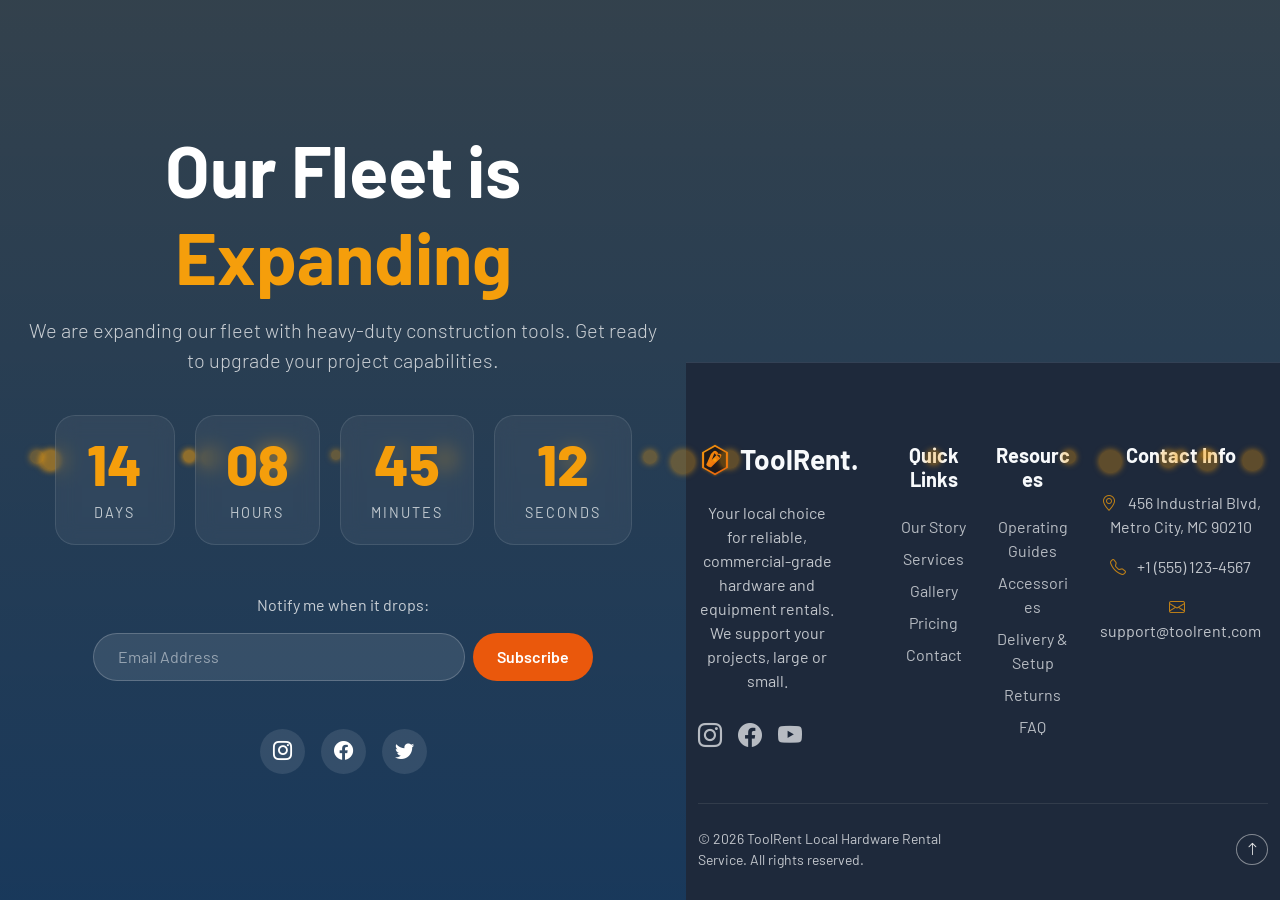
<file: coming-soon.html>
<!DOCTYPE html>
<html lang="en" data-theme="dark">
<head>
    <meta charset="UTF-8">
    <meta name="viewport" content="width=device-width, initial-scale=1.0">
    <title>ToolRent | Coming Soon</title>
    <link rel="icon" href="favicon.svg" type="image/svg+xml">
    <link href="https://cdn.jsdelivr.net/npm/bootstrap@5.3.0/dist/css/bootstrap.min.css" rel="stylesheet">
    <link rel="stylesheet" href="https://cdn.jsdelivr.net/npm/bootstrap-icons@1.10.5/font/bootstrap-icons.css">
    <link rel="stylesheet" href="assets/css/style.css">
    <style>
        body {
            background: linear-gradient(rgba(0,18,32,0.8), rgba(0,35,73,0.9)), url('https://images.pexels.com/photos/5849586/pexels-photo-5849586.jpeg') center/cover fixed;
            min-height: 100vh;
            display: flex;
            align-items: center;
            justify-content: center;
            text-align: center;
            position: relative;
            overflow: hidden;
        }
        .cs-content { position: relative; z-index: 10; padding: 20px; }
        .countdown { display: flex; gap: 20px; justify-content: center; margin: 40px 0; flex-wrap: wrap; }
        .cd-item {
            background: rgba(255,255,255,0.05);
            backdrop-filter: blur(10px);
            border: 1px solid rgba(255,255,255,0.1);
            border-radius: 20px;
            padding: 20px 30px;
            min-width: 120px;
        }
        .cd-number { font-size: 3.5rem; font-weight: 800; color: var(--color-secondary); line-height: 1; }
        .cd-label { font-size: 0.9rem; text-transform: uppercase; letter-spacing: 2px; color: #fff; opacity: 0.7; margin-top: 10px; }
        .form-control { background: rgba(255,255,255,0.1); border: 1px solid rgba(255,255,255,0.2); color: #fff; }
        .form-control:focus { background: rgba(255,255,255,0.15); color: #fff; border-color: var(--color-secondary); }
        .social-icons a { display: inline-flex; align-items: center; justify-content: center; width: 45px; height: 45px; border-radius: 50%; background: rgba(255,255,255,0.1); color: #fff; font-size: 1.2rem; transition: 0.3s; }
        .social-icons a:hover { background: var(--color-secondary); transform: translateY(-3px); }
    </style>
</head>
<body>

    <div id="hero-bubbles"></div> <!-- Global bubbles -->

    <div class="cs-content container">
        <h1 class="display-2 fw-bold text-white mb-3">Our Fleet is <span class="text-secondary-custom">Expanding</span></h1>
        <p class="lead text-white opacity-75 max-w-600 mx-auto">We are expanding our fleet with heavy-duty construction tools. Get ready to upgrade your project capabilities.</p>
        
        <div class="countdown" id="countdown">
            <div class="cd-item"><div class="cd-number" id="days">14</div><div class="cd-label">Days</div></div>
            <div class="cd-item"><div class="cd-number" id="hours">08</div><div class="cd-label">Hours</div></div>
            <div class="cd-item"><div class="cd-number" id="minutes">45</div><div class="cd-label">Minutes</div></div>
            <div class="cd-item"><div class="cd-number" id="seconds">12</div><div class="cd-label">Seconds</div></div>
        </div>

        <div class="max-w-500 mx-auto mt-5" style="max-width: 500px;">
            <p class="text-white opacity-75 mb-3">Notify me when it drops:</p>
            <form class="d-flex gap-2 mb-5">
                <input type="email" class="form-control rounded-pill px-4" placeholder="Email Address" required>
                <button type="submit" class="btn-accent-custom px-4">Subscribe</button>
            </form>
            
            <div class="social-icons d-flex gap-3 justify-content-center">
                <a href="#"><i class="bi bi-instagram"></i></a>
                <a href="#"><i class="bi bi-facebook"></i></a>
                <a href="#"><i class="bi bi-twitter"></i></a>
            </div>
        </div>
    </div>

    <footer class="footer">
        <div class="container">
            <div class="row gy-5">
                <div class="col-lg-4 pe-lg-5">
                    <h3 class="fw-bold text-white mb-4 d-flex align-items-center gap-2"><img src="assets/images/logo.svg" alt="ToolRent Logo" class="brand-logo-img" /> ToolRent.</h3>
                    <p class="opacity-75 mb-4">Your local choice for reliable, commercial-grade hardware and equipment rentals. We support your projects, large or small.</p>
                    <div class="d-flex gap-3">
                        <a href="#" class="fs-4"><i class="bi bi-instagram"></i></a>
                        <a href="#" class="fs-4"><i class="bi bi-facebook"></i></a>
                        <a href="#" class="fs-4"><i class="bi bi-youtube"></i></a>
                    </div>
                </div>
                <div class="col-lg-2 col-md-4">
                    <h5 class="text-white fw-bold mb-4">Quick Links</h5>
                    <ul class="list-unstyled d-flex flex-column gap-2">
                        <li><a href="about.html" class="text-decoration-none">Our Story</a></li>
                        <li><a href="services.html" class="text-decoration-none">Services</a></li>
                        <li><a href="gallery.html" class="text-decoration-none">Gallery</a></li>
                        <li><a href="pricing.html" class="text-decoration-none">Pricing</a></li>
                        <li><a href="contact.html" class="text-decoration-none">Contact</a></li>
                    </ul>
                </div>
                <div class="col-lg-2 col-md-4">
                    <h5 class="text-white fw-bold mb-4">Resources</h5>
                    <ul class="list-unstyled d-flex flex-column gap-2">
                        <li><a href="#" class="text-decoration-none">Operating Guides</a></li>
                        <li><a href="#" class="text-decoration-none">Accessories</a></li>
                        <li><a href="#" class="text-decoration-none">Delivery & Setup</a></li>
                        <li><a href="#" class="text-decoration-none">Returns</a></li>
                        <li><a href="#" class="text-decoration-none">FAQ</a></li>
                    </ul>
                </div>
                <div class="col-lg-4 col-md-4">
                    <h5 class="text-white fw-bold mb-4">Contact Info</h5>
                    <ul class="list-unstyled d-flex flex-column gap-3 opacity-75">
                        <li><i class="bi bi-geo-alt me-2 text-secondary-custom"></i> 456 Industrial Blvd, Metro City, MC 90210</li>
                        <li><i class="bi bi-telephone me-2 text-secondary-custom"></i> +1 (555) 123-4567</li>
                        <li><i class="bi bi-envelope me-2 text-secondary-custom"></i> support@toolrent.com</li>
                    </ul>
                </div>
            </div>
            <hr class="mt-5 mb-4 border-secondary opacity-25">
            <div class="row align-items-center">
                <div class="col-md-6 text-center text-md-start">
                    <p class="mb-0 opacity-75 small">&copy; 2026 ToolRent Local Hardware Rental Service. All rights reserved.</p>
                </div>
                <div class="col-md-6 text-center text-md-end mt-3 mt-md-0">
                    
                    
                    <button class="btn btn-sm btn-outline-secondary rounded-circle" onclick="window.scrollTo({top: 0, behavior: 'smooth'});"><i class="bi bi-arrow-up"></i></button>
                </div>
            </div>
        </div>
    </footer>
<script src="https://cdn.jsdelivr.net/npm/bootstrap@5.3.0/dist/js/bootstrap.bundle.min.js"></script>
<script src="assets/js/main.js"></script>
</body>
</html>
</file>
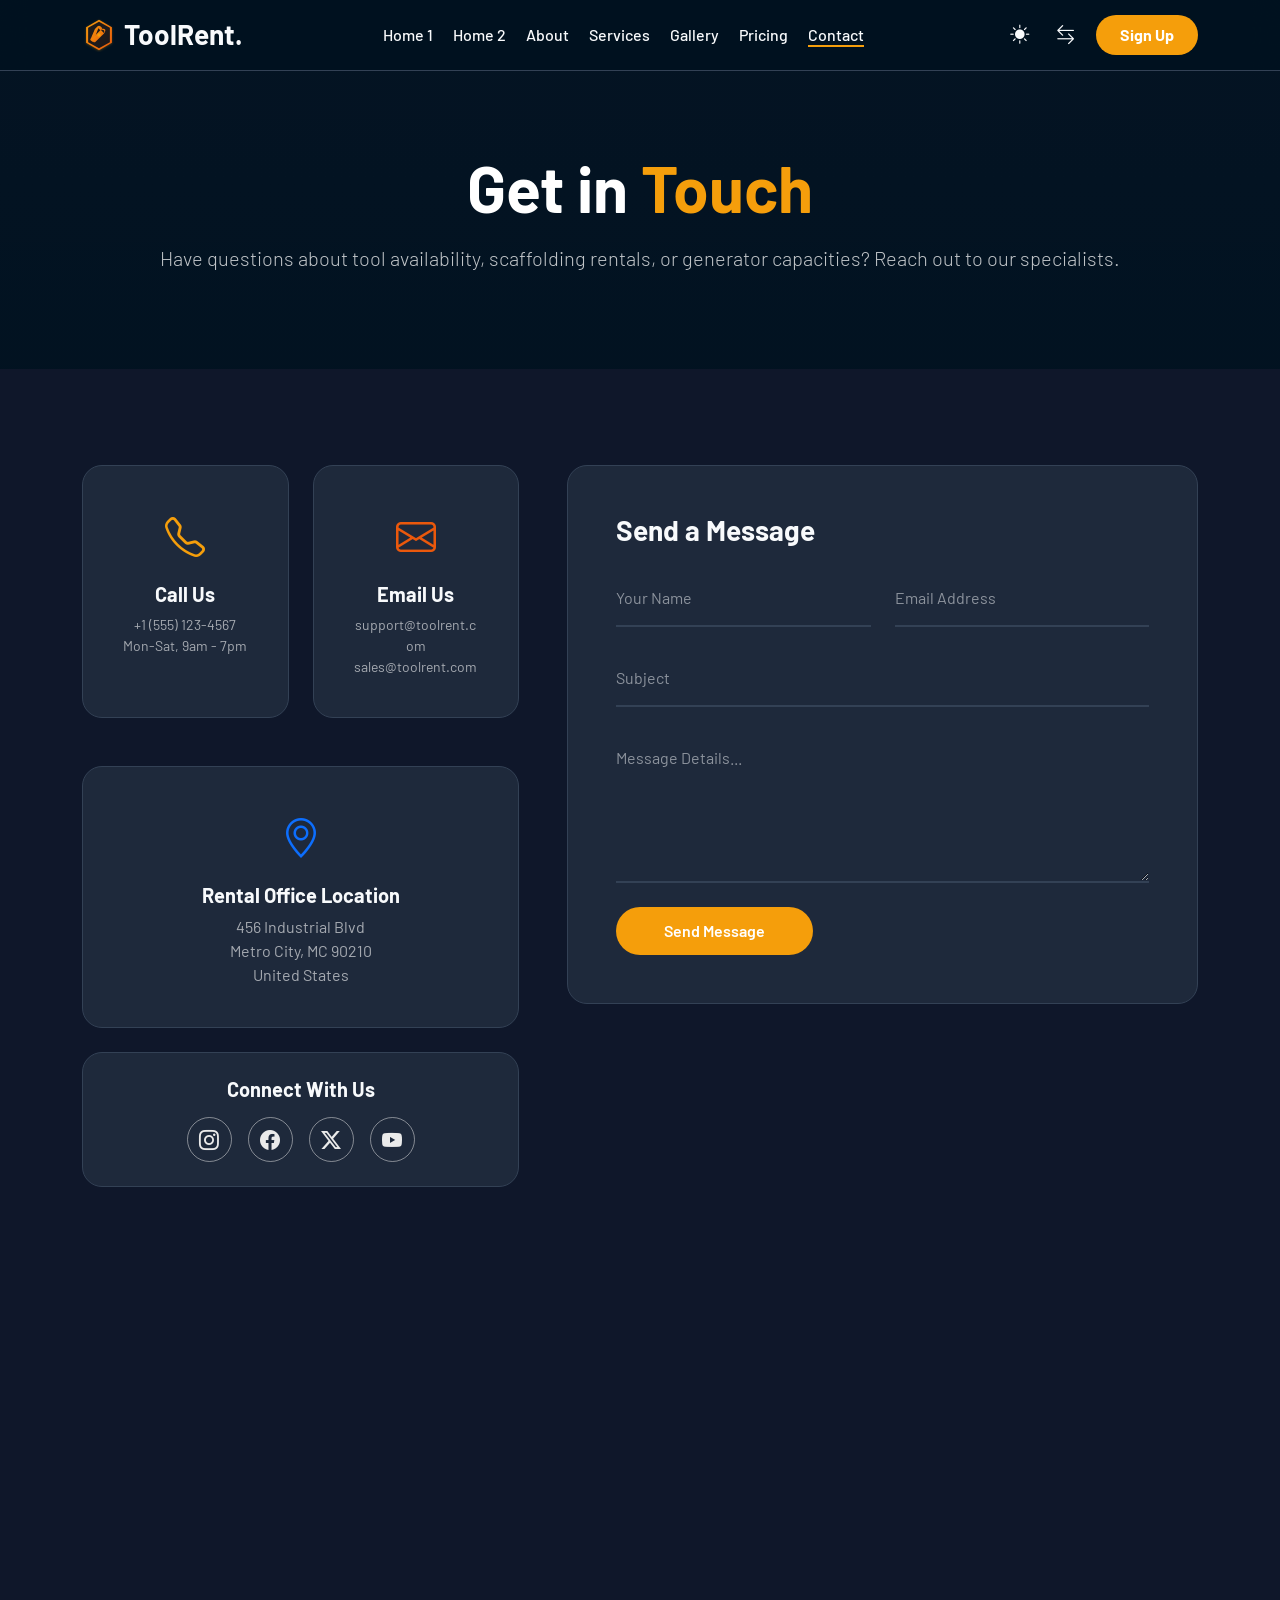
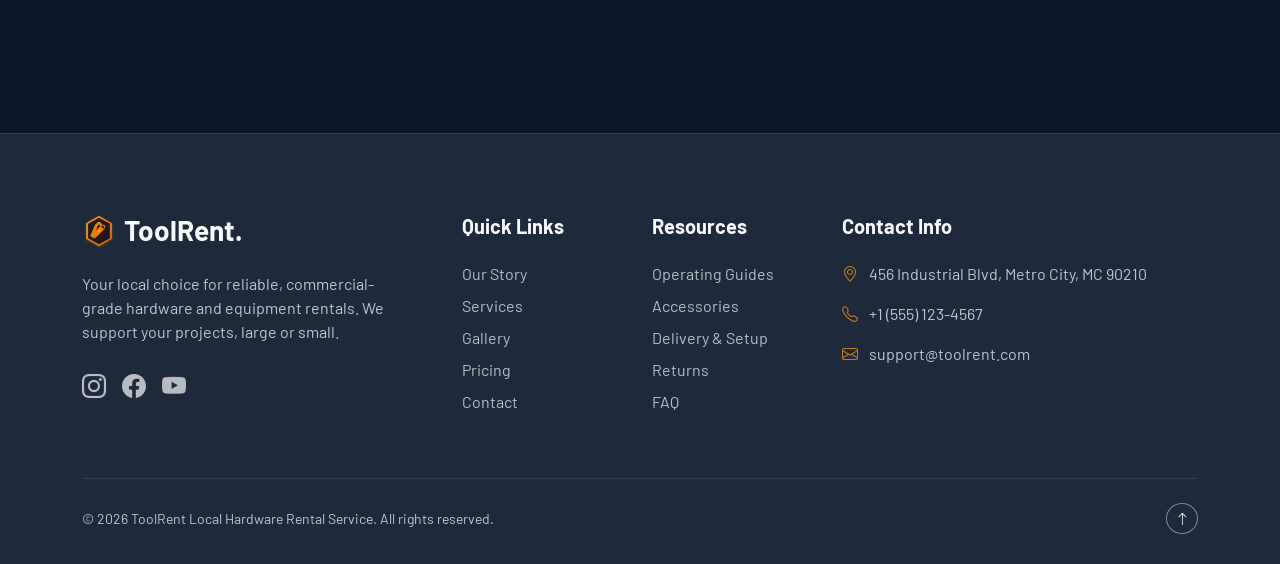
<file: contact.html>
<!DOCTYPE html>

<html data-theme="dark" lang="en">
<head>
<meta charset="utf-8"/>
<meta content="width=device-width, initial-scale=1.0" name="viewport"/>
<title>ToolRent | Contact Us</title>
<link rel="icon" href="favicon.svg" type="image/svg+xml">
<link href="https://cdn.jsdelivr.net/npm/bootstrap@5.3.0/dist/css/bootstrap.min.css" rel="stylesheet"/>
<link href="https://cdn.jsdelivr.net/npm/bootstrap-icons@1.11.3/font/bootstrap-icons.css" rel="stylesheet"/>
<link href="assets/css/style.css" rel="stylesheet"/>
<style>
        .contact-hero { padding: 150px 0 80px; background: linear-gradient(rgba(0,18,32,0.7), rgba(0,18,32,0.9)), url('https://images.pexels.com/photos/1249686/pexels-photo-1249686.jpeg') center/cover no-repeat; }
        .contact-box { background: var(--card-bg); border: 1px solid var(--border-color); border-radius: 20px; padding: 40px; height: 100%; text-align: center; }
        .form-control { background: transparent; border: none; border-bottom: 2px solid var(--border-color); color: var(--text-color); border-radius: 0; padding: 15px 0; }
        .form-control:focus { background: transparent; color: var(--text-color); border-color: var(--color-secondary); box-shadow: none; }
        .form-control::placeholder { color: var(--text-color); opacity: 0.5; }
        .social-hover { transition: all 0.3s ease; color: var(--text-color); }
        .social-hover:hover { transform: translateY(-5px); background-color: var(--color-secondary) !important; color: #fff !important; border-color: var(--color-secondary) !important; box-shadow: 0 5px 15px rgba(0, 173, 181, 0.4); }
    </style>
</head>
<body>
<header class="header">
<div class="container d-flex align-items-center justify-content-between">
<a class="logo text-decoration-none" href="index.html">
<h3 class="m-0 fw-bold d-flex align-items-center gap-2">
<img src="assets/images/logo.svg" alt="ToolRent Logo" class="brand-logo-img" />
<span>ToolRent.</span>
</h3>
</a>
<nav class="header-nav">
<a class="nav-link" href="index.html">Home 1</a>
<a class="nav-link" href="home-2.html">Home 2</a>
<a class="nav-link" href="about.html">About</a>
<a class="nav-link" href="services.html">Services</a>
<a class="nav-link" href="gallery.html">Gallery</a>
<a class="nav-link" href="pricing.html">Pricing</a>
<a class="nav-link active" href="contact.html">Contact</a>
</nav>
<div class="controls">
<button class="theme-btn header-controls-btn theme-toggle" id="theme-toggle"><i class="bi bi-sun-fill"></i></button>
<button class="rtl-btn header-controls-btn rtl-toggle" id="rtl-toggle"><i class="bi bi-arrow-left-right"></i></button>
<a class="btn-primary-custom rounded-pill px-4 py-2 text-decoration-none fw-bold text-white header-auth-btn" href="signup.html">Sign Up</a>
<button class="btn btn-outline-secondary mobile-toggle-btn ms-2" data-bs-target="#mobileMenu" data-bs-toggle="offcanvas" style="display: none;" type="button"><i class="bi bi-list fs-3"></i></button></div>
</div>
</header>
<div class="offcanvas offcanvas-end" id="mobileMenu" style="background-color: var(--bg-color);" tabindex="-1">
<div class="offcanvas-header border-bottom border-secondary">
<h5 class="offcanvas-title fw-bold d-flex align-items-center gap-2"><img src="assets/images/logo.svg" alt="ToolRent Logo" class="brand-logo-img" style="width: 28px; height: 28px;" /> ToolRent.</h5>
<button aria-label="Close" class="btn-close" data-bs-dismiss="offcanvas" style="filter: invert(var(--bs-body-color-rgb));" type="button"></button>
</div>
<div class="offcanvas-body">
<div class="d-flex flex-column gap-3 fs-5">
<a class="text-decoration-none" href="index.html" style="color: var(--text-color)">Home 1</a>
<a class="text-decoration-none" href="home-2.html" style="color: var(--text-color)">Home 2</a>
<a class="text-decoration-none" href="about.html" style="color: var(--text-color)">About</a>
<a href="services.html" class="text-decoration-none" style="color: var(--text-color)">Services</a>
<a href="gallery.html" class="text-decoration-none" style="color: var(--text-color)">Gallery</a>
<a class="text-decoration-none" href="pricing.html" style="color: var(--text-color)">Pricing</a>
<a class="text-decoration-none" href="contact.html" style="color: var(--text-color)">Contact</a>
<a class="btn-primary-custom text-center mt-4" href="login.html">Login</a>
                <div class="mobile-toggles mt-auto pt-4 border-top border-secondary d-flex justify-content-center gap-3">
                    <button class="theme-btn theme-toggle btn btn-outline-secondary rounded-circle" style="width: 50px; height: 50px;"><i class="bi bi-sun-fill"></i></button>
                    <button class="rtl-btn rtl-toggle btn btn-outline-secondary rounded-circle" style="width: 50px; height: 50px;"><i class="bi bi-arrow-left-right"></i></button>
                </div>
</div>
</div>
</div>

<!-- 1. Hero -->
<section class="contact-hero text-center reveal-fade-up">
<div class="container">
<h1 class="display-3 fw-bold text-white mb-3">Get in <span class="text-secondary-custom">Touch</span></h1>
<p class="lead text-white opacity-75">Have questions about tool availability, scaffolding rentals, or generator capacities? Reach out to our specialists.</p>
</div>
</section>
<div class="container py-5 my-5">
<div class="row g-5">
<div class="col-lg-5">
<!-- 2. Contact Info -->
<div class="row g-4 mb-5">
<div class="col-sm-6 reveal-fade-right" style="transition-delay: 0s;">
<div class="contact-box">
<i class="bi bi-telephone text-secondary-custom fs-1 mb-3 d-block"></i>
<h5 class="fw-bold">Call Us</h5>
<p class="text-muted small mb-0">+1 (555) 123-4567<br/>Mon-Sat, 9am - 7pm</p>
</div>
</div>
<div class="col-sm-6 reveal-fade-right" style="transition-delay: 0.1s;">
<div class="contact-box">
<i class="bi bi-envelope text-accent-custom fs-1 mb-3 d-block"></i>
<h5 class="fw-bold">Email Us</h5>
<p class="text-muted small mb-0">support@toolrent.com<br/>sales@toolrent.com</p>
</div>
</div>
</div>
<!-- 3. Rental Office Location -->
<div class="contact-box reveal-fade-up mb-4" style="height: auto;">
<i class="bi bi-geo-alt text-primary fs-1 mb-3 d-block"></i>
<h5 class="fw-bold">Rental Office Location</h5>
<p class="text-muted mb-0">456 Industrial Blvd<br/>Metro City, MC 90210<br/>United States</p>
</div>
<!-- 4. Social Links -->
<div class="contact-box reveal-fade-up py-4" style="height: auto;">
<h5 class="fw-bold mb-3">Connect With Us</h5>
<div class="d-flex justify-content-center gap-3">
<a class="btn btn-outline-secondary rounded-circle d-flex align-items-center justify-content-center social-hover" href="#" style="width: 45px; height: 45px;"><i class="bi bi-instagram fs-5"></i></a>
<a class="btn btn-outline-secondary rounded-circle d-flex align-items-center justify-content-center social-hover" href="#" style="width: 45px; height: 45px;"><i class="bi bi-facebook fs-5"></i></a>
<a class="btn btn-outline-secondary rounded-circle d-flex align-items-center justify-content-center social-hover" href="#" style="width: 45px; height: 45px;"><i class="bi bi-twitter-x fs-5"></i></a>
<a class="btn btn-outline-secondary rounded-circle d-flex align-items-center justify-content-center social-hover" href="#" style="width: 45px; height: 45px;"><i class="bi bi-youtube fs-5"></i></a>
</div>
</div>
</div>
<div class="col-lg-7">
<!-- 4. Contact Form -->
<div class="contact-box text-start p-lg-5 reveal-fade-left" style="height: auto;">
<h3 class="fw-bold mb-4">Send a Message</h3>
<form class="row g-4">
<div class="col-md-6"><input class="form-control" placeholder="Your Name" required="" type="text"/></div>
<div class="col-md-6"><input class="form-control" placeholder="Email Address" required="" type="email"/></div>
<div class="col-12"><input class="form-control" placeholder="Subject" type="text"/></div>
<div class="col-12"><textarea class="form-control" placeholder="Message Details..." required="" rows="5"></textarea></div>
<div class="col-12 mt-4"><button class="btn-primary-custom px-5" type="submit">Send Message</button></div>
</form>
</div>
</div>
</div>
</div>
<!-- Full Width Map -->
<div class="w-100" style="height: 450px;">
<iframe allowfullscreen="" height="100%" loading="lazy" referrerpolicy="no-referrer-when-downgrade" src="https://www.google.com/maps/embed?pb=!1m18!1m12!1m3!1d114964.53925916665!2d-80.29949920268636!3d25.782390733064336!2m3!1f0!2f0!3f0!3m2!1i1024!2i768!4f13.1!3m3!1m2!1s0x88d9b0a20ec8c111%3A0xff96f271ddad4f65!2sMiami%2C%20FL!5e0!3m2!1sen!2sus!4v1700000000000!5m2!1sen!2sus" style="border:0; display: block;" width="100%"></iframe>
</div>
<script src="https://cdn.jsdelivr.net/npm/bootstrap@5.3.0/dist/js/bootstrap.bundle.min.js"></script>
<footer class="footer">
<div class="container">
<div class="row gy-5">
<div class="col-lg-4 pe-lg-5">
<h3 class="fw-bold text-white mb-4 d-flex align-items-center gap-2"><img src="assets/images/logo.svg" alt="ToolRent Logo" class="brand-logo-img" /> ToolRent.</h3>
<p class="opacity-75 mb-4">Your local choice for reliable, commercial-grade hardware and equipment rentals. We support your projects, large or small.</p>
<div class="d-flex gap-3">
<a class="fs-4" href="#"><i class="bi bi-instagram"></i></a>
<a class="fs-4" href="#"><i class="bi bi-facebook"></i></a>
<a class="fs-4" href="#"><i class="bi bi-youtube"></i></a>
</div>
</div>
<div class="col-lg-2 col-md-4">
<h5 class="text-white fw-bold mb-4">Quick Links</h5>
<ul class="list-unstyled d-flex flex-column gap-2">
<li><a class="text-decoration-none" href="about.html">Our Story</a></li>
<li><a class="text-decoration-none" href="services.html">Services</a></li>
<li><a class="text-decoration-none" href="gallery.html">Gallery</a></li>
<li><a class="text-decoration-none" href="pricing.html">Pricing</a></li>
<li><a class="text-decoration-none" href="contact.html">Contact</a></li>
</ul>
</div>
<div class="col-lg-2 col-md-4">
<h5 class="text-white fw-bold mb-4">Resources</h5>
<ul class="list-unstyled d-flex flex-column gap-2">
<li><a class="text-decoration-none" href="#">Operating Guides</a></li>
<li><a class="text-decoration-none" href="#">Accessories</a></li>
<li><a class="text-decoration-none" href="#">Delivery & Setup</a></li>
<li><a class="text-decoration-none" href="#">Returns</a></li>
<li><a class="text-decoration-none" href="#">FAQ</a></li>
</ul>
</div>
<div class="col-lg-4 col-md-4">
<h5 class="text-white fw-bold mb-4">Contact Info</h5>
<ul class="list-unstyled d-flex flex-column gap-3 opacity-75">
<li><i class="bi bi-geo-alt me-2 text-secondary-custom"></i> 456 Industrial Blvd, Metro City, MC 90210</li>
<li><i class="bi bi-telephone me-2 text-secondary-custom"></i> +1 (555) 123-4567</li>
<li><i class="bi bi-envelope me-2 text-secondary-custom"></i> support@toolrent.com</li>
</ul>
</div>
</div>
<hr class="mt-5 mb-4 border-secondary opacity-25"/>
<div class="row align-items-center">
<div class="col-md-6 text-center text-md-start">
<p class="mb-0 opacity-75 small">© 2026 ToolRent Local Hardware Rental Service. All rights reserved.</p>
</div>
<div class="col-md-6 text-center text-md-end mt-3 mt-md-0">
<button class="btn btn-sm btn-outline-secondary rounded-circle" onclick="window.scrollTo({top: 0, behavior: 'smooth'});"><i class="bi bi-arrow-up"></i></button>
</div>
</div>
</div>
</footer>
<script src="assets/js/main.js"></script>
</body>
</html>
</file>
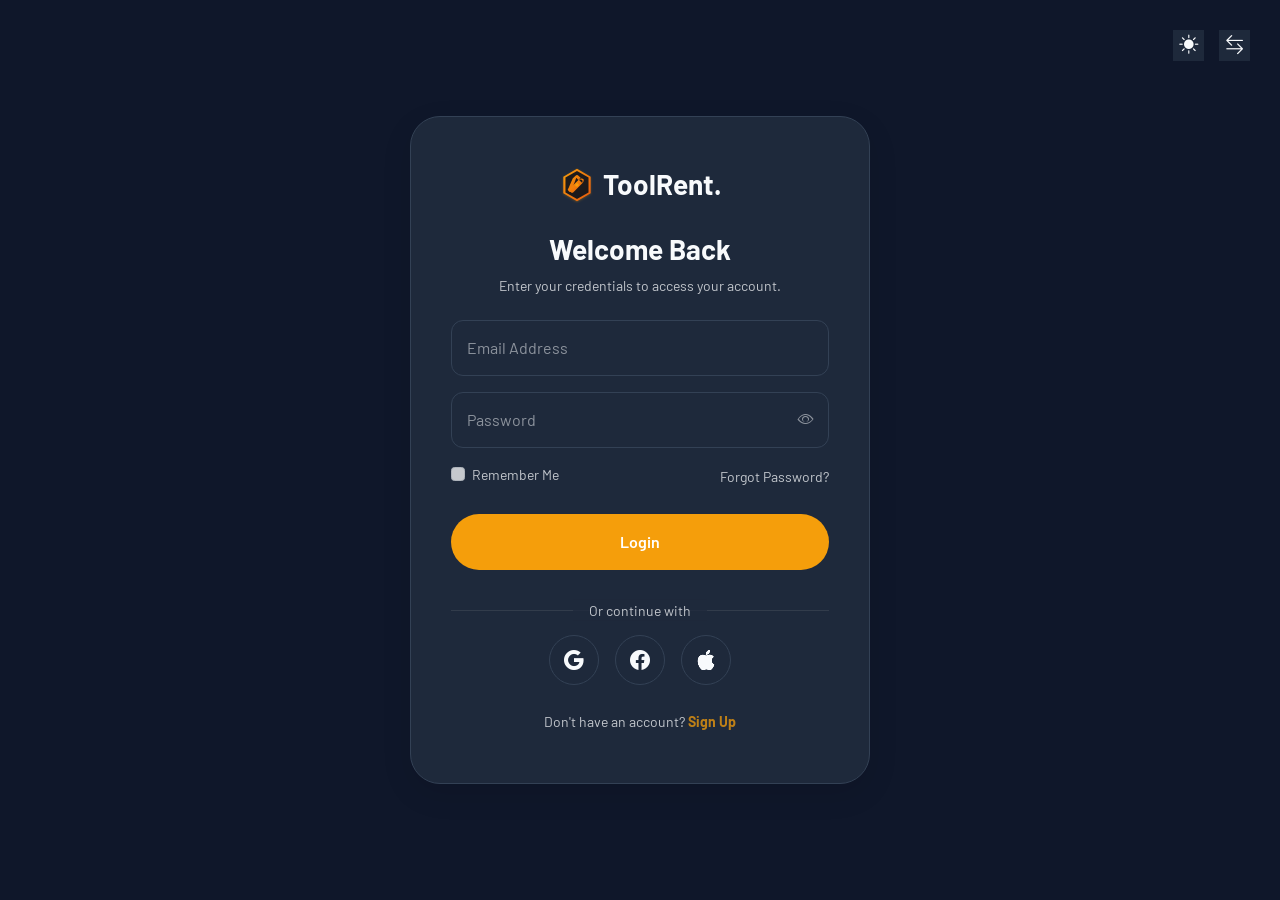
<file: login.html>
<!DOCTYPE html>

<html data-theme="dark" lang="en">
<head>
<meta charset="utf-8"/>
<meta content="width=device-width, initial-scale=1.0" name="viewport"/>
<title>ToolRent | Login</title>
<link rel="icon" href="favicon.svg" type="image/svg+xml">
<link href="https://cdn.jsdelivr.net/npm/bootstrap@5.3.0/dist/css/bootstrap.min.css" rel="stylesheet"/>
<link href="https://cdn.jsdelivr.net/npm/bootstrap-icons@1.11.3/font/bootstrap-icons.css" rel="stylesheet"/>
<link href="assets/css/style.css" rel="stylesheet"/>
<style>
        body {
            background-color: var(--bg-color);
            min-height: 100vh;
            display: flex;
            align-items: center;
            justify-content: center;
            position: relative;
            color: var(--text-color);
        }
        .login-wrapper {
            position: relative;
            z-index: 10;
            width: 100%;
            max-width: 500px;
            padding: 20px;
        }
        .login-card {
            background: var(--card-bg);
            border: 1px solid var(--border-color);
            border-radius: 30px;
            padding: 50px 40px;
            box-shadow: 0 10px 30px rgba(0,0,0,0.1);
        }
        .form-control { background: transparent; border: 1px solid var(--border-color); color: var(--text-color); padding: 15px; border-radius: 12px; }
        .form-control:focus { background: transparent; color: var(--text-color); border-color: var(--color-secondary); box-shadow: none; }
        .form-control::placeholder { color: var(--text-color); opacity: 0.5; }
        .top-controls { position: absolute; top: 30px; right: 30px; z-index: 100; }
        .top-controls button { color: var(--text-color) !important; border-color: var(--border-color); background: var(--card-bg); }
        .password-toggle { position: absolute; right: 15px; top: 15px; cursor: pointer; color: var(--text-color); opacity: 0.5; }
        .social-btn { background: transparent; color: var(--text-color); border: 1px solid var(--border-color); transition: 0.3s; }
        .social-btn:hover { background: rgba(0, 173, 181, 0.1); border-color: var(--color-secondary); color: var(--text-color); }
        @media (max-width: 991px) {
            .top-controls { top: 15px; right: 15px; }
            .login-wrapper { padding-top: 80px; }
        }
    </style>
</head>
<body>
<div class="top-controls controls">
<button class="theme-btn" id="theme-toggle"><i class="bi bi-sun-fill"></i></button>
<button class="rtl-btn" id="rtl-toggle"><i class="bi bi-arrow-left-right"></i></button>
<button class="btn btn-outline-secondary mobile-toggle-btn ms-2" data-bs-target="#mobileMenu" data-bs-toggle="offcanvas" style="display: none;" type="button"><i class="bi bi-list fs-3"></i></button></div>
<div class="login-wrapper">
<div class="login-card">
<div class="text-center mb-4">
<a class="text-decoration-none d-inline-flex align-items-center gap-2" href="index.html" style="color: var(--text-color);">
<img src="assets/images/logo.svg" alt="ToolRent Logo" class="brand-logo-img" style="width: 36px; height: 36px;" />
<h3 class="fw-bold mb-0">ToolRent.</h3>
</a>
</div>
<h3 class="fw-bold mb-2 text-center">Welcome Back</h3>
<p class="opacity-75 small text-center mb-4">Enter your credentials to access your account.</p>
<form>
<div class="mb-3">
<input class="form-control" placeholder="Email Address" required="" type="email"/>
</div>
<div class="mb-3 position-relative">
<input class="form-control" id="pwd" placeholder="Password" required="" type="password"/>
<i class="bi bi-eye password-toggle" onclick="const p=document.getElementById('pwd'); if(p.type==='password'){p.type='text'; this.classList.replace('bi-eye','bi-eye-slash');}else{p.type='password'; this.classList.replace('bi-eye-slash','bi-eye');}"></i>
</div>
<div class="d-flex justify-content-between align-items-center mb-4 opacity-75 small">
<div class="form-check">
<input class="form-check-input" id="remember" type="checkbox"/>
<label class="form-check-label" for="remember">Remember Me</label>
</div>
<a href="#" style="color: var(--text-color); text-decoration: none;">Forgot Password?</a>
</div>
<button class="btn-primary-custom w-100 py-3 mb-4" type="submit">Login</button>
<div class="position-relative text-center mb-4">
<hr class="border-secondary opacity-25"/>
<span class="position-absolute top-50 start-50 translate-middle px-3 small opacity-75" style="background: var(--card-bg);">Or continue with</span>
</div>
<div class="d-flex justify-content-center gap-3">
<button class="btn social-btn rounded-circle d-flex align-items-center justify-content-center" style="width: 50px; height: 50px;" type="button"><i class="bi bi-google fs-5"></i></button>
<button class="btn social-btn rounded-circle d-flex align-items-center justify-content-center" style="width: 50px; height: 50px;" type="button"><i class="bi bi-facebook fs-5"></i></button>
<button class="btn social-btn rounded-circle d-flex align-items-center justify-content-center" style="width: 50px; height: 50px;" type="button"><i class="bi bi-apple fs-5"></i></button>
</div>
<div class="text-center mt-4">
<span class="opacity-75 small">Don't have an account? <a class="text-secondary-custom fw-bold text-decoration-none" href="signup.html">Sign Up</a></span>
</div>
</form>
</div>
</div>
<script src="https://cdn.jsdelivr.net/npm/bootstrap@5.3.0/dist/js/bootstrap.bundle.min.js"></script>
<script src="assets/js/main.js"></script>
</body>
</html>
</file>
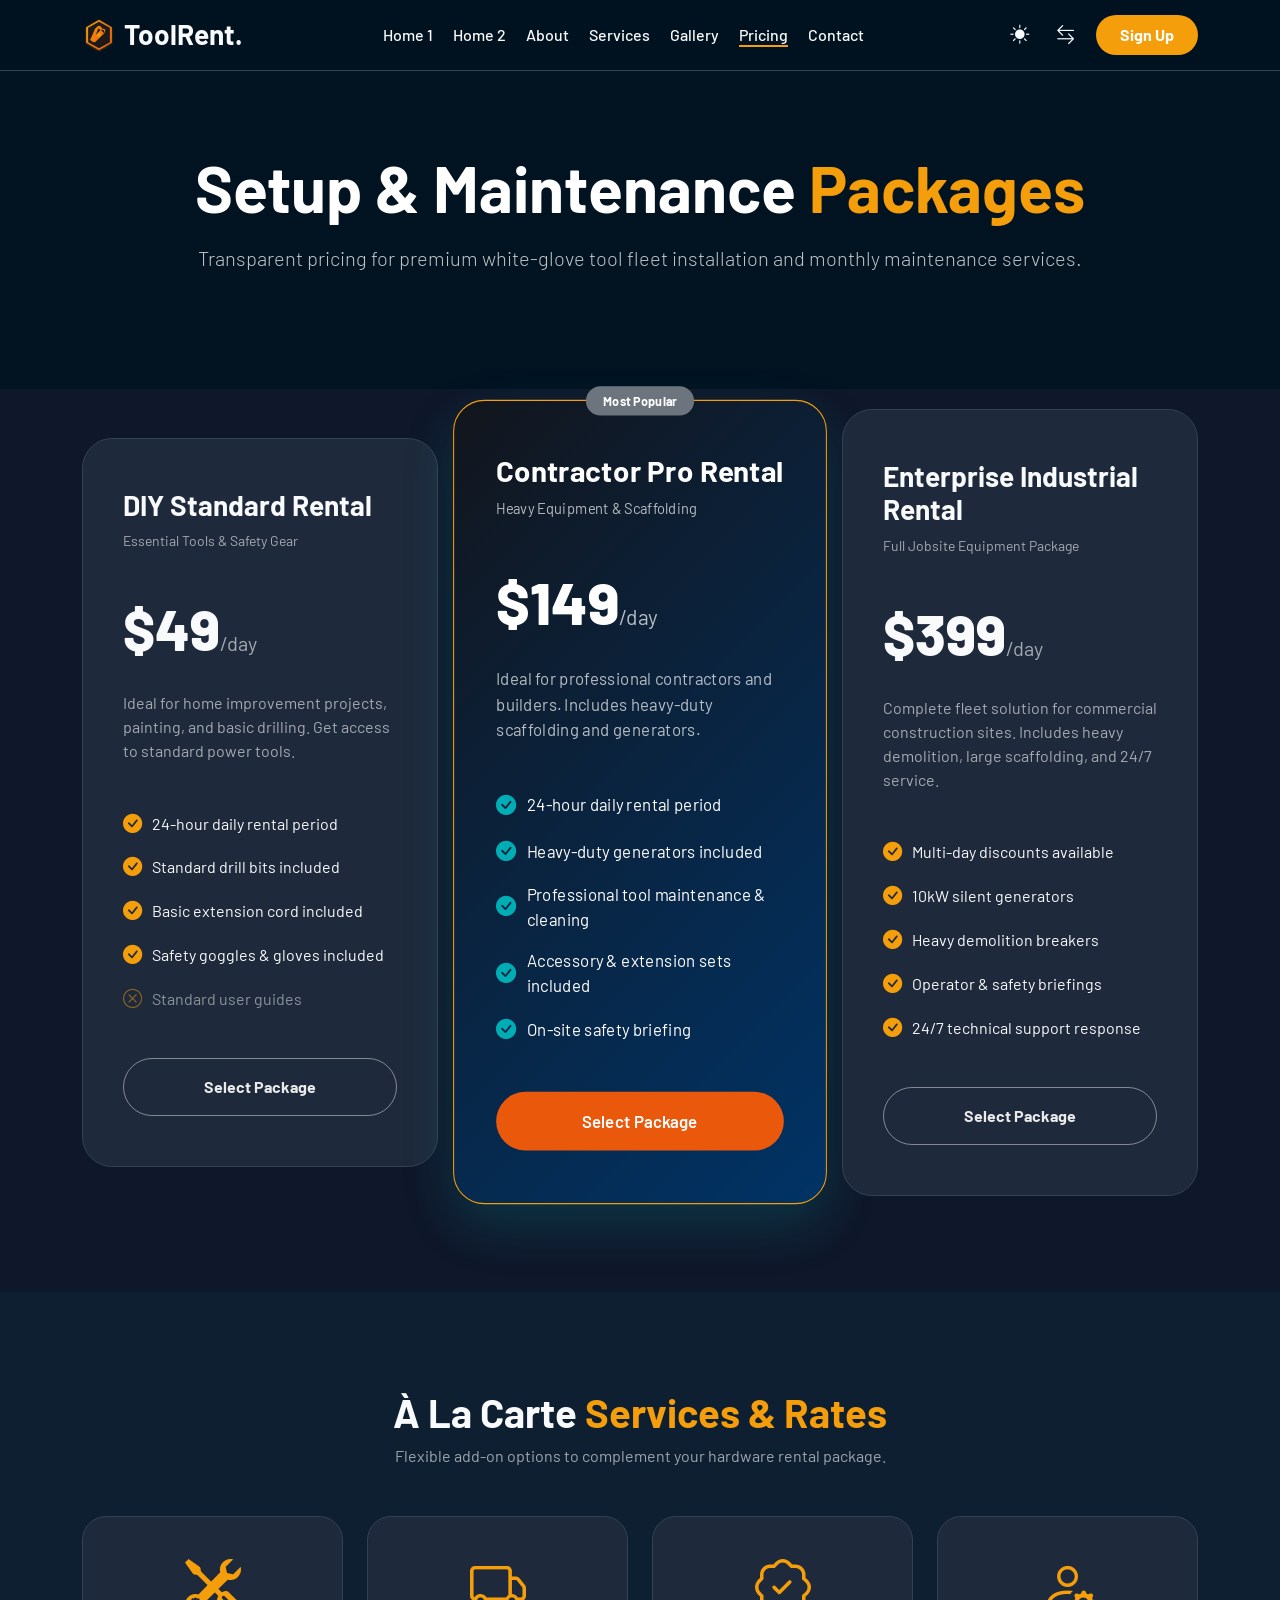
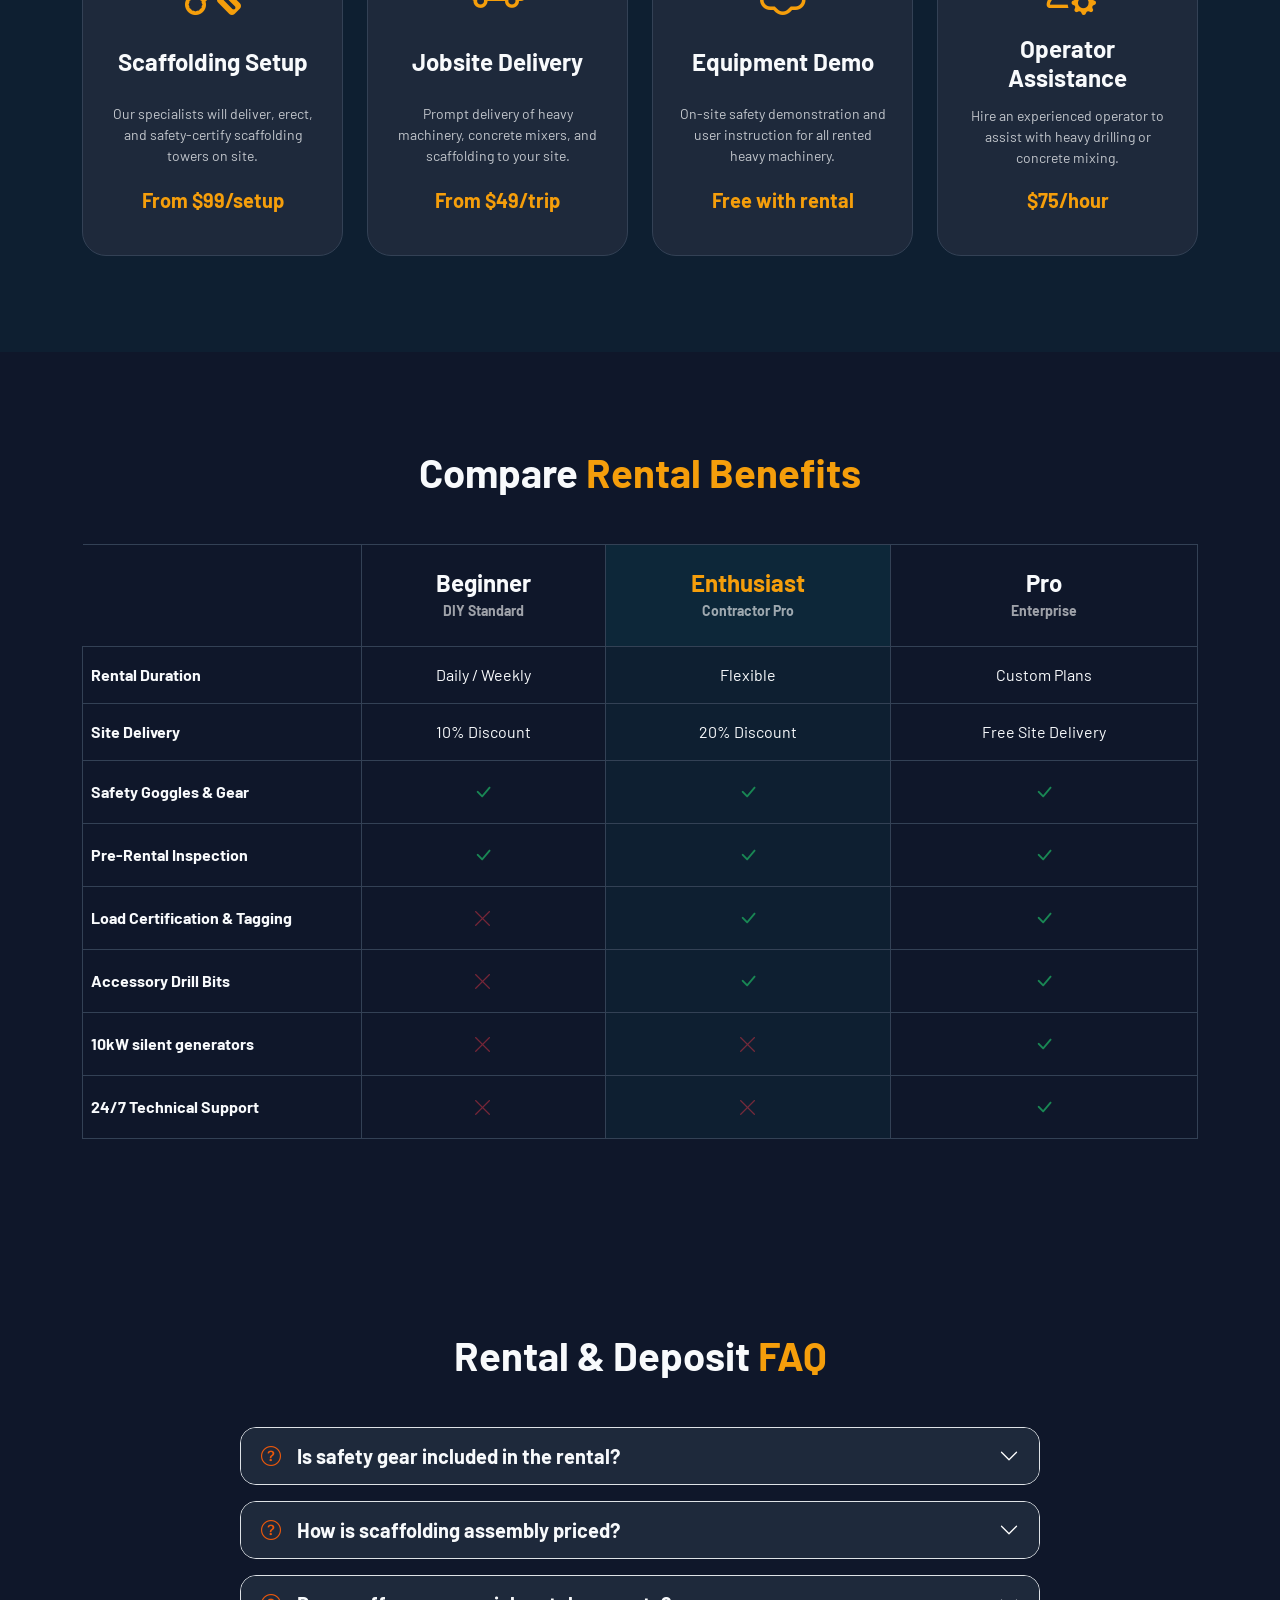
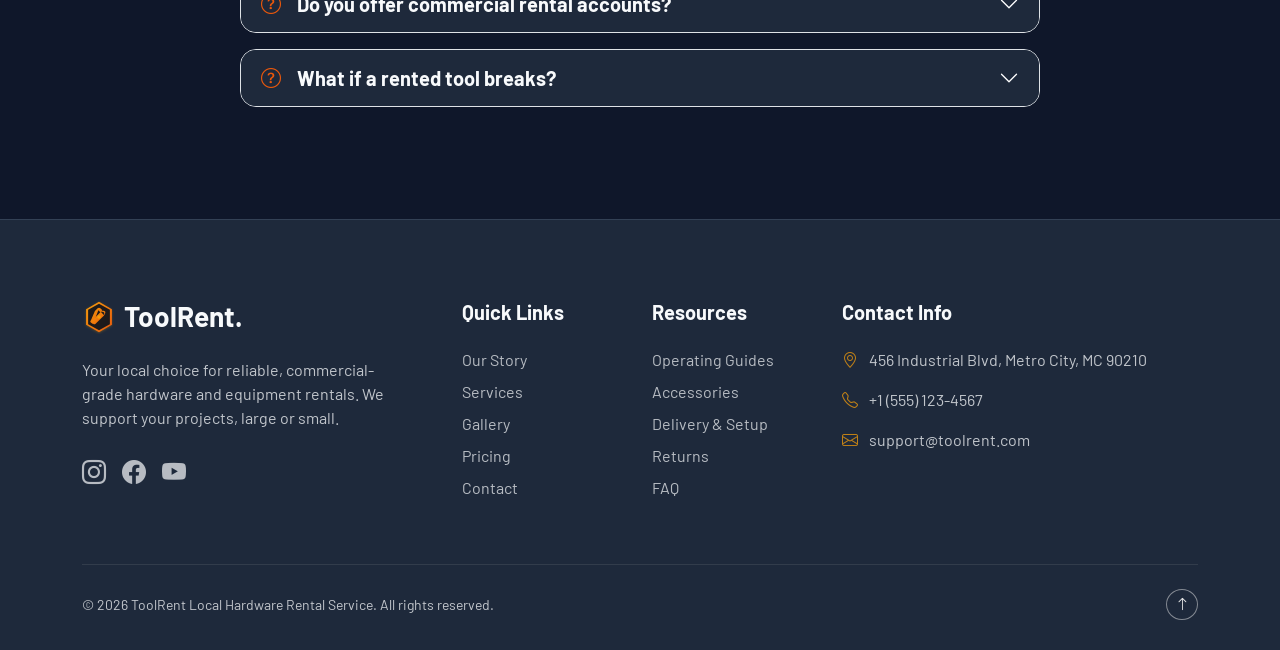
<file: pricing.html>
<!DOCTYPE html>

<html data-theme="dark" lang="en">
<head>
<meta charset="utf-8"/>
<meta content="width=device-width, initial-scale=1.0" name="viewport"/>
<title>ToolRent | Pricing Packages</title>
<link rel="icon" href="favicon.svg" type="image/svg+xml">
<link href="https://cdn.jsdelivr.net/npm/bootstrap@5.3.0/dist/css/bootstrap.min.css" rel="stylesheet"/>
<link href="https://cdn.jsdelivr.net/npm/bootstrap-icons@1.11.3/font/bootstrap-icons.css" rel="stylesheet"/>
<link href="assets/css/style.css" rel="stylesheet"/>
<style>
        /* Section 1: Hero */
        .pricing-hero {
            padding: 150px 0 100px;
            text-align: center;
            background: linear-gradient(rgba(0,18,32,0.9), rgba(0,18,32,0.9)), url('https://media.istockphoto.com/id/1351998505/photo/tools-put-up-for-sale-in-a-hardware-store.jpg?s=612x612&w=0&k=20&c=_OrQ9f0YGWVTf-yOlafSnTu9_WR6-shdtArMi32Ebto=') center/cover fixed;
        }

        /* Sections 2-4: Pricing Cards */
        .pricing-container {
            margin-top: 20px;
            position: relative;
            z-index: 10;
        }
        .pricing-card {
            background: var(--card-bg);
            border-radius: 30px;
            padding: 50px 40px;
            border: 1px solid var(--border-color);
            transition: transform 0.4s;
            height: 100%;
            display: flex;
            flex-direction: column;
        }
        .pricing-card:hover {
            transform: translateY(-15px);
        }
        .pricing-card.highlight {
            background: linear-gradient(135deg, var(--color-primary), #003366);
            border-color: var(--color-secondary);
            transform: scale(1.05);
            box-shadow: 0 20px 50px rgba(0, 173, 181, 0.2);
        }
        .pricing-card.highlight:hover {
            transform: scale(1.05) translateY(-10px);
        }
        @media (max-width: 991px) {
            .pricing-card.highlight { transform: none; }
            .pricing-card.highlight:hover { transform: translateY(-10px); }
        }
        
        .price-text {
            font-size: 3.5rem;
            font-weight: 800;
            color: var(--text-color);
            margin: 20px 0;
        }
        .highlight .price-text { color: #fff; }
        .highlight .text-muted { color: rgba(255,255,255,0.7) !important; }
        .highlight h3 { color: #fff; }
        .highlight .feature-list { color: #fff; }

        .feature-list {
            list-style: none;
            padding: 0;
            margin: 30px 0;
            text-align: left;
            flex-grow: 1;
        }
        .feature-list li {
            margin-bottom: 15px;
            display: flex;
            align-items: center;
            gap: 10px;
        }
        .feature-list i {
            color: var(--color-secondary);
            font-size: 1.2rem;
        }
        .highlight .feature-list i { color: #00ADB5; }

/* Section: Add-on Services Cards */
        .alacarte-card {
            background: var(--card-bg);
            border-radius: 24px;
            padding: 35px 25px;
            border: 1px solid var(--border-color);
            transition: transform 0.3s ease, box-shadow 0.3s ease, border-color 0.3s ease;
            height: 100%;
            display: flex;
            flex-direction: column;
            align-items: center;
            text-align: center;
        }
        .alacarte-card:hover {
            transform: translateY(-10px);
            border-color: var(--color-secondary);
            box-shadow: 0 15px 35px rgba(245, 158, 11, 0.2);
        }
        .alacarte-card .card-title-box {
            min-height: 54px;
            display: flex;
            align-items: center;
            justify-content: center;
            margin-bottom: 12px;
        }
        .alacarte-card p {
            flex-grow: 1;
            display: flex;
            align-items: center;
            justify-content: center;
            margin-bottom: 20px;
        }
        .alacarte-card .price-tag {
            margin-top: auto;
            font-size: 1.25rem;
            font-weight: 700;
            color: var(--color-secondary);
        }

        /* Section 5: FAQ Accordion */
        .accordion-button { background-color: var(--card-bg); color: var(--text-color) !important; }
        .accordion-button:not(.collapsed) { background-color: rgba(0, 173, 181, 0.1) !important; color: var(--color-secondary) !important; box-shadow: none; }
        .accordion-button:focus { box-shadow: none; }
        [data-theme="dark"] .accordion-button::after { filter: brightness(0) invert(1); }
        .accordion-item { border: 1px solid var(--border-color); background-color: var(--card-bg); }
        .accordion-body { color: var(--text-color); opacity: 0.8; background-color: transparent; }
    </style>
</head>
<body>
<header class="header">
<div class="container d-flex align-items-center justify-content-between">
<a class="logo text-decoration-none" href="index.html">
<h3 class="m-0 fw-bold d-flex align-items-center gap-2">
<img src="assets/images/logo.svg" alt="ToolRent Logo" class="brand-logo-img" />
<span>ToolRent.</span>
</h3>
</a>
<nav class="header-nav">
<a class="nav-link" href="index.html">Home 1</a>
<a class="nav-link" href="home-2.html">Home 2</a>
<a class="nav-link" href="about.html">About</a>
<a class="nav-link" href="services.html">Services</a>
<a class="nav-link" href="gallery.html">Gallery</a>
<a class="nav-link active" href="pricing.html">Pricing</a>
<a class="nav-link" href="contact.html">Contact</a>
</nav>
<div class="controls">
                <button class="theme-btn header-controls-btn theme-toggle" id="theme-toggle"><i class="bi bi-sun-fill"></i></button>
                <button class="rtl-btn header-controls-btn rtl-toggle" id="rtl-toggle"><i class="bi bi-arrow-left-right"></i></button>
<a class="btn-primary-custom rounded-pill px-4 py-2 text-decoration-none fw-bold text-white header-auth-btn" href="signup.html">Sign Up</a>
<button class="btn btn-outline-secondary mobile-toggle-btn ms-2" data-bs-target="#mobileMenu" data-bs-toggle="offcanvas" style="display: none;" type="button"><i class="bi bi-list fs-3"></i></button></div>
</div>
</header>
<div class="offcanvas offcanvas-end" id="mobileMenu" style="background-color: var(--bg-color);" tabindex="-1">
<div class="offcanvas-header border-bottom border-secondary">
<h5 class="offcanvas-title fw-bold d-flex align-items-center gap-2"><img src="assets/images/logo.svg" alt="ToolRent Logo" class="brand-logo-img" style="width: 28px; height: 28px;" /> ToolRent.</h5>
<button aria-label="Close" class="btn-close" data-bs-dismiss="offcanvas" style="filter: invert(var(--bs-body-color-rgb));" type="button"></button>
</div>
<div class="offcanvas-body">
<div class="d-flex flex-column gap-3 fs-5">
<a class="text-decoration-none" href="index.html" style="color: var(--text-color)">Home 1</a>
<a class="text-decoration-none" href="home-2.html" style="color: var(--text-color)">Home 2</a>
<a class="text-decoration-none" href="about.html" style="color: var(--text-color)">About</a>
<a class="text-decoration-none" href="services.html" style="color: var(--text-color)">Services</a>
<a class="text-decoration-none" href="gallery.html" style="color: var(--text-color)">Gallery</a>
<a class="text-decoration-none" href="pricing.html" style="color: var(--text-color)">Pricing</a>
<a class="text-decoration-none" href="contact.html" style="color: var(--text-color)">Contact</a>
<a class="btn-primary-custom text-center mt-4" href="login.html">Login</a>
                <div class="mobile-toggles mt-auto pt-4 border-top border-secondary d-flex justify-content-center gap-3">
                    <button class="theme-btn theme-toggle btn btn-outline-secondary rounded-circle" style="width: 50px; height: 50px;"><i class="bi bi-sun-fill"></i></button>
                    <button class="rtl-btn rtl-toggle btn btn-outline-secondary rounded-circle" style="width: 50px; height: 50px;"><i class="bi bi-arrow-left-right"></i></button>
                </div>

</div>
</div>
</div>

<!-- Section 1: Hero -->
<section class="pricing-hero reveal-fade-up">
<div class="container">
<h1 class="display-3 fw-bold text-white mb-3">Setup &amp; Maintenance <span class="text-secondary-custom">Packages</span></h1>
<p class="lead text-white opacity-75 max-w-600 mx-auto">Transparent pricing for premium white-glove tool fleet installation and monthly maintenance services.</p>
</div>
</section>
<!-- Sections 2-4: Pricing Cards Grid -->
<section class="pb-5 mb-5">
<div class="container pricing-container">
<div class="row g-4 align-items-center">
<!-- Section 2: Beginner -->
<div class="col-lg-4 reveal-fade-right">
<div class="pricing-card">
<h3 class="fw-bold">DIY Standard Rental</h3>
<p class="text-muted small">Essential Tools & Safety Gear</p>
<div class="price-text">$49<span class="fs-5 text-muted fw-normal">/day</span></div>
<p class="text-muted">Ideal for home improvement projects, painting, and basic drilling. Get access to standard power tools.</p>
<ul class="feature-list">
<li><i class="bi bi-check-circle-fill"></i> 24-hour daily rental period</li>
<li><i class="bi bi-check-circle-fill"></i> Standard drill bits included</li>
<li><i class="bi bi-check-circle-fill"></i> Basic extension cord included</li>
<li><i class="bi bi-check-circle-fill"></i> Safety goggles & gloves included</li>
<li class="opacity-50"><i class="bi bi-x-circle"></i> Standard user guides</li>
</ul>
<a class="btn btn-outline-secondary w-100 rounded-pill py-3 fw-bold" href="contact.html" style="color: var(--text-color); border-color: var(--border-color);">Select Package</a>
</div>
</div>
<!-- Section 3: Enthusiast (Highlighted) -->
<div class="col-lg-4 reveal-zoom-in">
<div class="pricing-card highlight">
<span class="badge bg-secondary position-absolute top-0 start-50 translate-middle rounded-pill px-3 py-2">Most Popular</span>
<h3 class="fw-bold">Contractor Pro Rental</h3>
<p class="text-muted small">Heavy Equipment & Scaffolding</p>
<div class="price-text">$149<span class="fs-5 text-muted fw-normal">/day</span></div>
<p class="text-muted">Ideal for professional contractors and builders. Includes heavy-duty scaffolding and generators.</p>
<ul class="feature-list">
<li><i class="bi bi-check-circle-fill"></i> 24-hour daily rental period</li>
<li><i class="bi bi-check-circle-fill"></i> Heavy-duty generators included</li>
                            <li><i class="bi bi-check-circle-fill"></i> Professional tool maintenance &amp; cleaning</li>
                            <li><i class="bi bi-check-circle-fill"></i> Accessory &amp; extension sets included</li>
                            <li><i class="bi bi-check-circle-fill"></i> On-site safety briefing</li>
                        </ul>
                        <a class="btn-accent-custom w-100 py-3 text-center d-block" href="contact.html">Select Package</a>
                    </div>
                </div>
                <!-- Section 4: Professional -->
                <div class="col-lg-4 reveal-fade-left">
                    <div class="pricing-card">
                        <h3 class="fw-bold">Enterprise Industrial Rental</h3>
                        <p class="text-muted small">Full Jobsite Equipment Package</p>
                        <div class="price-text">$399<span class="fs-5 text-muted fw-normal">/day</span></div>
                        <p class="text-muted">Complete fleet solution for commercial construction sites. Includes heavy demolition, large scaffolding, and 24/7 service.</p>
                        <ul class="feature-list">
                            <li><i class="bi bi-check-circle-fill"></i> Multi-day discounts available</li>
                            <li><i class="bi bi-check-circle-fill"></i> 10kW silent generators</li>
                            <li><i class="bi bi-check-circle-fill"></i> Heavy demolition breakers</li>
                            <li><i class="bi bi-check-circle-fill"></i> Operator &amp; safety briefings</li>
                            <li><i class="bi bi-check-circle-fill"></i> 24/7 technical support response</li>
</ul>
<a class="btn btn-outline-secondary w-100 rounded-pill py-3 fw-bold" href="contact.html" style="color: var(--text-color); border-color: var(--border-color);">Select Package</a>
</div>
</div>
</div>
</div>
</section>
<!-- Section: Add-on Services -->
<section class="py-5 bg-opacity-10" style="background-color: rgba(0, 173, 181, 0.05);">
<div class="container py-5 text-center">
<h2 class="display-6 fw-bold mb-2 reveal-fade-up">À La Carte <span class="text-secondary-custom">Services &amp; Rates</span></h2>
<p class="text-muted mb-5 reveal-fade-up">Flexible add-on options to complement your hardware rental package.</p>
<div class="row g-4 justify-content-center reveal-zoom-in">
<div class="col-lg-3 col-md-6">
<div class="alacarte-card">
<i class="bi bi-tools display-4 text-secondary-custom mb-3"></i>
<div class="card-title-box">
<h4 class="fw-bold mb-0">Scaffolding Setup</h4>
</div>
<p class="opacity-75 small">Our specialists will deliver, erect, and safety-certify scaffolding towers on site.</p>
<h5 class="price-tag">From $99/setup</h5>
</div>
</div>
<div class="col-lg-3 col-md-6">
<div class="alacarte-card">
<i class="bi bi-truck display-4 text-secondary-custom mb-3"></i>
<div class="card-title-box">
<h4 class="fw-bold mb-0">Jobsite Delivery</h4>
</div>
<p class="opacity-75 small">Prompt delivery of heavy machinery, concrete mixers, and scaffolding to your site.</p>
<h5 class="price-tag">From $49/trip</h5>
</div>
</div>
<div class="col-lg-3 col-md-6">
<div class="alacarte-card">
<i class="bi bi-patch-check display-4 text-secondary-custom mb-3"></i>
<div class="card-title-box">
<h4 class="fw-bold mb-0">Equipment Demo</h4>
</div>
<p class="opacity-75 small">On-site safety demonstration and user instruction for all rented heavy machinery.</p>
<h5 class="price-tag">Free with rental</h5>
</div>
</div>
<div class="col-lg-3 col-md-6">
<div class="alacarte-card">
<i class="bi bi-person-gear display-4 text-secondary-custom mb-3"></i>
<div class="card-title-box">
<h4 class="fw-bold mb-0">Operator Assistance</h4>
</div>
<p class="opacity-75 small">Hire an experienced operator to assist with heavy drilling or concrete mixing.</p>
<h5 class="price-tag">$75/hour</h5>
</div>
</div>
</div>
</div>
</section>
<!-- Section: Detailed Feature Comparison -->
<section class="py-5">
<div class="container py-5">
<h2 class="display-6 fw-bold text-center mb-5 reveal-fade-up">Compare <span class="text-secondary-custom">Rental Benefits</span></h2>
<div class="table-responsive reveal-fade-up" style="transition-delay: 0.2s;">
<table class="table table-hover table-bordered align-middle text-center mb-0" style="border-color: var(--border-color); color: var(--text-color); --bs-table-bg: transparent; --bs-table-color: var(--text-color); --bs-table-hover-color: var(--text-color);">
<thead>
<tr>
<th class="bg-transparent border-0 w-25" scope="col"></th>
<th class="py-4" scope="col"><h4 class="fw-bold mb-0">Beginner</h4><span class="text-muted small">DIY Standard</span></th>
<th class="py-4" scope="col" style="background-color: rgba(0, 173, 181, 0.1);"><h4 class="fw-bold mb-0 text-secondary-custom">Enthusiast</h4><span class="text-muted small">Contractor Pro</span></th>
<th class="py-4" scope="col"><h4 class="fw-bold mb-0">Pro</h4><span class="text-muted small">Enterprise</span></th>
</tr>
</thead>
<tbody>
<tr>
<td class="text-start fw-bold py-3">Rental Duration</td>
<td class="py-3">Daily / Weekly</td>
<td class="py-3" style="background-color: rgba(0, 173, 181, 0.05);">Flexible</td>
<td class="py-3">Custom Plans</td>
</tr>
<tr>
<td class="text-start fw-bold py-3">Site Delivery</td>
<td class="py-3">10% Discount</td>
<td class="py-3" style="background-color: rgba(0, 173, 181, 0.05);">20% Discount</td>
<td class="py-3">Free Site Delivery</td>
</tr>
<tr>
<td class="text-start fw-bold py-3">Safety Goggles & Gear</td>
<td class="py-3"><i class="bi bi-check-lg text-success fs-5"></i></td>
<td class="py-3" style="background-color: rgba(0, 173, 181, 0.05);"><i class="bi bi-check-lg text-success fs-5"></i></td>
<td class="py-3"><i class="bi bi-check-lg text-success fs-5"></i></td>
</tr>
<tr>
<td class="text-start fw-bold py-3">Pre-Rental Inspection</td>
<td class="py-3"><i class="bi bi-check-lg text-success fs-5"></i></td>
<td class="py-3" style="background-color: rgba(0, 173, 181, 0.05);"><i class="bi bi-check-lg text-success fs-5"></i></td>
<td class="py-3"><i class="bi bi-check-lg text-success fs-5"></i></td>
</tr>
<tr>
                            <td class="text-start fw-bold py-3">Load Certification &amp; Tagging</td>
<td class="py-3"><i class="bi bi-x-lg text-danger opacity-50 fs-5"></i></td>
<td class="py-3" style="background-color: rgba(0, 173, 181, 0.05);"><i class="bi bi-check-lg text-success fs-5"></i></td>
<td class="py-3"><i class="bi bi-check-lg text-success fs-5"></i></td>
</tr>
<tr>
<td class="text-start fw-bold py-3">Accessory Drill Bits</td>
<td class="py-3"><i class="bi bi-x-lg text-danger opacity-50 fs-5"></i></td>
<td class="py-3" style="background-color: rgba(0, 173, 181, 0.05);"><i class="bi bi-check-lg text-success fs-5"></i></td>
<td class="py-3"><i class="bi bi-check-lg text-success fs-5"></i></td>
</tr>
<tr>
<td class="text-start fw-bold py-3">10kW silent generators</td>
<td class="py-3"><i class="bi bi-x-lg text-danger opacity-50 fs-5"></i></td>
<td class="py-3" style="background-color: rgba(0, 173, 181, 0.05);"><i class="bi bi-x-lg text-danger opacity-50 fs-5"></i></td>
<td class="py-3"><i class="bi bi-check-lg text-success fs-5"></i></td>
</tr>
<tr>
<td class="text-start fw-bold py-3 border-bottom-0">24/7 Technical Support</td>
<td class="py-3 border-bottom-0"><i class="bi bi-x-lg text-danger opacity-50 fs-5"></i></td>
<td class="py-3 border-bottom-0" style="background-color: rgba(0, 173, 181, 0.05);"><i class="bi bi-x-lg text-danger opacity-50 fs-5"></i></td>
<td class="py-3 border-bottom-0"><i class="bi bi-check-lg text-success fs-5"></i></td>
</tr>
</tbody>
</table>
</div>
</div>
</section>
<!-- Section 5: FAQ -->
<section class="py-5">
<div class="container py-5">
<h2 class="display-6 fw-bold text-center mb-5 reveal-fade-up">Rental &amp; Deposit <span class="text-secondary-custom">FAQ</span></h2>
<div class="accordion reveal-fade-up" id="pricingFaqAccordion" style="transition-delay: 0.2s; max-width: 800px; margin: 0 auto;">
<div class="accordion-item mb-3 rounded-4 overflow-hidden border">
<h2 class="accordion-header" id="faqHeading1">
<button aria-controls="faqCollapse1" aria-expanded="false" class="accordion-button collapsed fw-bold fs-5" data-bs-target="#faqCollapse1" data-bs-toggle="collapse" type="button">
<i class="bi bi-question-circle text-accent-custom me-3"></i> Is safety gear included in the rental?
                        </button>
</h2>
<div aria-labelledby="faqHeading1" class="accordion-collapse collapse" data-bs-parent="#pricingFaqAccordion" id="faqCollapse1">
<div class="accordion-body border-top border-secondary border-opacity-25">
                            Yes, all of our tool rentals include standard safety gear (goggles, gloves, and ear protection) at no extra charge.
                        </div>
</div>
</div>
<div class="accordion-item mb-3 rounded-4 overflow-hidden border">
<h2 class="accordion-header" id="faqHeading2">
<button aria-controls="faqCollapse2" aria-expanded="false" class="accordion-button collapsed fw-bold fs-5" data-bs-target="#faqCollapse2" data-bs-toggle="collapse" type="button">
<i class="bi bi-question-circle text-accent-custom me-3"></i> How is scaffolding assembly priced?
                        </button>
</h2>
<div aria-labelledby="faqHeading2" class="accordion-collapse collapse" data-bs-parent="#pricingFaqAccordion" id="faqCollapse2">
<div class="accordion-body border-top border-secondary border-opacity-25">
                            Scaffolding assembly and setup are priced based on the height of the tower and the site location. Contact us for a detailed quote.
                        </div>
</div>
</div>
<div class="accordion-item mb-3 rounded-4 overflow-hidden border">
<h2 class="accordion-header" id="faqHeading3">
<button aria-controls="faqCollapse3" aria-expanded="false" class="accordion-button collapsed fw-bold fs-5" data-bs-target="#faqCollapse3" data-bs-toggle="collapse" type="button">
<i class="bi bi-question-circle text-accent-custom me-3"></i> Do you offer commercial rental accounts?
                        </button>
</h2>
<div aria-labelledby="faqHeading3" class="accordion-collapse collapse" data-bs-parent="#pricingFaqAccordion" id="faqCollapse3">
<div class="accordion-body border-top border-secondary border-opacity-25">
                            Yes, we offer specialized commercial accounts for construction firms, providing priority delivery and volume discounts.
                        </div>
</div>
</div>
<div class="accordion-item mb-3 rounded-4 overflow-hidden border">
<h2 class="accordion-header" id="faqHeading4">
<button aria-controls="faqCollapse4" aria-expanded="false" class="accordion-button collapsed fw-bold fs-5" data-bs-target="#faqCollapse4" data-bs-toggle="collapse" type="button">
<i class="bi bi-question-circle text-accent-custom me-3"></i> What if a rented tool breaks?
                        </button>
</h2>
<div aria-labelledby="faqHeading4" class="accordion-collapse collapse" data-bs-parent="#pricingFaqAccordion" id="faqCollapse4">
<div class="accordion-body border-top border-secondary border-opacity-25">
                            We inspect all equipment before delivery. If a tool breaks down due to normal wear, we will replace it immediately at no cost.
                        </div>
</div>
</div>
</div>
</div>
</section>
<!-- Footer -->
<footer class="footer">
<div class="container">
<div class="row gy-5">
<div class="col-lg-4 pe-lg-5">
<h3 class="fw-bold text-white mb-4 d-flex align-items-center gap-2"><img src="assets/images/logo.svg" alt="ToolRent Logo" class="brand-logo-img" /> ToolRent.</h3>
<p class="opacity-75 mb-4">Your local choice for reliable, commercial-grade hardware and equipment rentals. We support your projects, large or small.</p>
<div class="d-flex gap-3">
<a class="fs-4" href="#"><i class="bi bi-instagram"></i></a>
<a class="fs-4" href="#"><i class="bi bi-facebook"></i></a>
<a class="fs-4" href="#"><i class="bi bi-youtube"></i></a>
</div>
</div>
<div class="col-lg-2 col-md-4">
<h5 class="text-white fw-bold mb-4">Quick Links</h5>
<ul class="list-unstyled d-flex flex-column gap-2">
<li><a class="text-decoration-none" href="about.html">Our Story</a></li>
<li><a class="text-decoration-none" href="services.html">Services</a></li>
<li><a class="text-decoration-none" href="gallery.html">Gallery</a></li>
<li><a class="text-decoration-none" href="pricing.html">Pricing</a></li>
<li><a class="text-decoration-none" href="contact.html">Contact</a></li>
</ul>
</div>
<div class="col-lg-2 col-md-4">
<h5 class="text-white fw-bold mb-4">Resources</h5>
<ul class="list-unstyled d-flex flex-column gap-2">
<li><a class="text-decoration-none" href="#">Operating Guides</a></li>
<li><a class="text-decoration-none" href="#">Accessories</a></li>
<li><a class="text-decoration-none" href="#">Delivery & Setup</a></li>
<li><a class="text-decoration-none" href="#">Returns</a></li>
<li><a class="text-decoration-none" href="#">FAQ</a></li>
</ul>
</div>
<div class="col-lg-4 col-md-4">
<h5 class="text-white fw-bold mb-4">Contact Info</h5>
<ul class="list-unstyled d-flex flex-column gap-3 opacity-75">
<li><i class="bi bi-geo-alt me-2 text-secondary-custom"></i> 456 Industrial Blvd, Metro City, MC 90210</li>
<li><i class="bi bi-telephone me-2 text-secondary-custom"></i> +1 (555) 123-4567</li>
<li><i class="bi bi-envelope me-2 text-secondary-custom"></i> support@toolrent.com</li>
</ul>
</div>
</div>
<hr class="mt-5 mb-4 border-secondary opacity-25"/>
<div class="row align-items-center">
<div class="col-md-6 text-center text-md-start">
<p class="mb-0 opacity-75 small">© 2026 ToolRent Local Hardware Rental Service. All rights reserved.</p>
</div>
<div class="col-md-6 text-center text-md-end mt-3 mt-md-0">
<button class="btn btn-sm btn-outline-secondary rounded-circle" onclick="window.scrollTo({top: 0, behavior: 'smooth'});"><i class="bi bi-arrow-up"></i></button>
</div>
</div>
</div>
</footer>
<script src="https://cdn.jsdelivr.net/npm/bootstrap@5.3.0/dist/js/bootstrap.bundle.min.js"></script>
<script src="assets/js/main.js"></script>
</body>
</html>
</file>
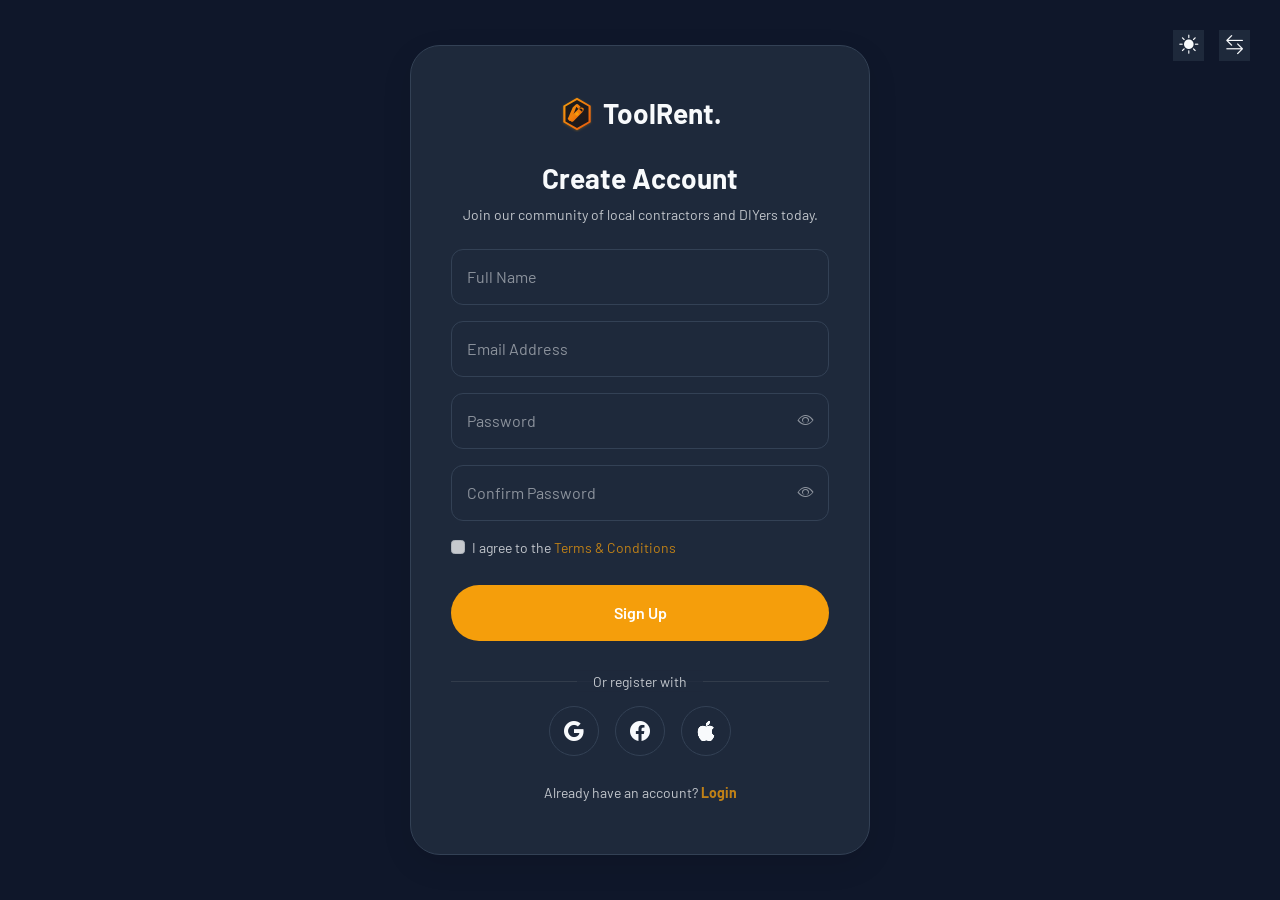
<file: signup.html>
<!DOCTYPE html>

<html data-theme="dark" lang="en">
<head>
<meta charset="utf-8"/>
<meta content="width=device-width, initial-scale=1.0" name="viewport"/>
<title>ToolRent | Sign Up</title>
<link rel="icon" href="favicon.svg" type="image/svg+xml">
<link href="https://cdn.jsdelivr.net/npm/bootstrap@5.3.0/dist/css/bootstrap.min.css" rel="stylesheet"/>
<link href="https://cdn.jsdelivr.net/npm/bootstrap-icons@1.11.3/font/bootstrap-icons.css" rel="stylesheet"/>
<link href="assets/css/style.css" rel="stylesheet"/>
<style>
        body {
            background-color: var(--bg-color);
            min-height: 100vh;
            display: flex;
            align-items: center;
            justify-content: center;
            position: relative;
            color: var(--text-color);
        }
        .signup-wrapper {
            position: relative;
            z-index: 10;
            width: 100%;
            max-width: 500px;
            padding: 20px;
        }
        .signup-card {
            background: var(--card-bg);
            border: 1px solid var(--border-color);
            border-radius: 30px;
            padding: 50px 40px;
            box-shadow: 0 10px 30px rgba(0,0,0,0.1);
        }
        .form-control { background: transparent; border: 1px solid var(--border-color); color: var(--text-color); padding: 15px; border-radius: 12px; }
        .form-control:focus { background: transparent; color: var(--text-color); border-color: var(--color-secondary); box-shadow: none; }
        .form-control::placeholder { color: var(--text-color); opacity: 0.5; }
        .top-controls { position: absolute; top: 30px; right: 30px; z-index: 100; }
        .top-controls button { color: var(--text-color) !important; border-color: var(--border-color); background: var(--card-bg); }
        .password-toggle { position: absolute; right: 15px; top: 15px; cursor: pointer; color: var(--text-color); opacity: 0.5; }
        .social-btn { background: transparent; color: var(--text-color); border: 1px solid var(--border-color); transition: 0.3s; }
        .social-btn:hover { background: rgba(0, 173, 181, 0.1); border-color: var(--color-secondary); color: var(--text-color); }
        @media (max-width: 991px) {
            .top-controls { top: 15px; right: 15px; }
            .signup-wrapper { padding-top: 80px; }
        }
    </style>
</head>
<body>
<div class="top-controls controls">
<button class="theme-btn" id="theme-toggle"><i class="bi bi-sun-fill"></i></button>
<button class="rtl-btn" id="rtl-toggle"><i class="bi bi-arrow-left-right"></i></button>
<button class="btn btn-outline-secondary mobile-toggle-btn ms-2" data-bs-target="#mobileMenu" data-bs-toggle="offcanvas" style="display: none;" type="button"><i class="bi bi-list fs-3"></i></button></div>
<div class="signup-wrapper">
<div class="signup-card">
<div class="text-center mb-4">
<a class="text-decoration-none d-inline-flex align-items-center gap-2" href="index.html" style="color: var(--text-color);">
<img src="assets/images/logo.svg" alt="ToolRent Logo" class="brand-logo-img" style="width: 36px; height: 36px;" />
<h3 class="fw-bold mb-0">ToolRent.</h3>
</a>
</div>
<h3 class="fw-bold mb-2 text-center">Create Account</h3>
<p class="opacity-75 small text-center mb-4">Join our community of local contractors and DIYers today.</p>
<form>
<div class="mb-3">
<input class="form-control" placeholder="Full Name" required="" type="text"/>
</div>
<div class="mb-3">
<input class="form-control" placeholder="Email Address" required="" type="email"/>
</div>
<div class="mb-3 position-relative">
<input class="form-control" id="pwd1" placeholder="Password" required="" type="password"/>
<i class="bi bi-eye password-toggle" onclick="const p=document.getElementById('pwd1'); if(p.type==='password'){p.type='text'; this.classList.replace('bi-eye','bi-eye-slash');}else{p.type='password'; this.classList.replace('bi-eye-slash','bi-eye');}"></i>
</div>
<div class="mb-3 position-relative">
<input class="form-control" id="pwd2" placeholder="Confirm Password" required="" type="password"/>
<i class="bi bi-eye password-toggle" onclick="const p=document.getElementById('pwd2'); if(p.type==='password'){p.type='text'; this.classList.replace('bi-eye','bi-eye-slash');}else{p.type='password'; this.classList.replace('bi-eye-slash','bi-eye');}"></i>
</div>
<div class="form-check mb-4 opacity-75 small text-start">
<input class="form-check-input" id="termsCheck" required="" type="checkbox" value=""/>
<label class="form-check-label" for="termsCheck">
                            I agree to the <a class="text-secondary-custom text-decoration-none" href="#">Terms &amp; Conditions</a>
</label>
</div>
<button class="btn-primary-custom w-100 py-3 mb-4" type="submit">Sign Up</button>
<div class="position-relative text-center mb-4">
<hr class="border-secondary opacity-25"/>
<span class="position-absolute top-50 start-50 translate-middle px-3 small opacity-75" style="background: var(--card-bg);">Or register with</span>
</div>
<div class="d-flex justify-content-center gap-3">
<button class="btn social-btn rounded-circle d-flex align-items-center justify-content-center" style="width: 50px; height: 50px;" type="button"><i class="bi bi-google fs-5"></i></button>
<button class="btn social-btn rounded-circle d-flex align-items-center justify-content-center" style="width: 50px; height: 50px;" type="button"><i class="bi bi-facebook fs-5"></i></button>
<button class="btn social-btn rounded-circle d-flex align-items-center justify-content-center" style="width: 50px; height: 50px;" type="button"><i class="bi bi-apple fs-5"></i></button>
</div>
<div class="text-center mt-4">
<span class="opacity-75 small">Already have an account? <a class="text-secondary-custom fw-bold text-decoration-none" href="login.html">Login</a></span>
</div>
</form>
</div>
</div>
<script src="https://cdn.jsdelivr.net/npm/bootstrap@5.3.0/dist/js/bootstrap.bundle.min.js"></script>
<script src="assets/js/main.js"></script>
</body>
</html>
</file>
<file: assets/css/style.css>
@import url('https://fonts.googleapis.com/css2?family=Barlow:wght@300;400;500;600;700;800&display=swap');

/* Global Responsiveness & Reset */
*, *::before, *::after {
  box-sizing: border-box;
}

html, body {
  max-width: 100vw;
  width: 100%;
  overflow-x: hidden;
  position: relative;
}

img, video {
  max-width: 100%;
  height: auto;
}

:root {
  /* Colors */
  --color-primary: #12151c; /* Heavy Steel Black */
  --color-secondary: #f59e0b; /* Construction Gold/Amber */
  --color-accent: #ea580c; /* High-Visibility Orange */
  
  --color-bg-light: #f8fafc; /* Cool Slate Light */
  --color-text-light: #0f172a; /* Dark Slate Text */
  --color-card-light: #ffffff;
  --color-border-light: #e2e8f0;

  --color-bg-dark: #0f172a; /* Dark Slate Background */
  --color-text-dark: #f8fafc;
  --color-card-dark: #1e293b;
  --color-border-dark: #334155;

  /* Typography */
  --font-primary: 'Barlow', sans-serif;

  /* Theme Defaults (Light) */
  --bg-color: var(--color-bg-light);
  --text-color: var(--color-text-light);
  --card-bg: var(--color-card-light);
  --border-color: var(--color-border-light);
  --header-bg: rgba(255, 255, 255, 0.9);
}

[data-theme="dark"] {
  --bg-color: var(--color-bg-dark);
  --text-color: var(--color-text-dark);
  --card-bg: var(--color-card-dark);
  --border-color: var(--color-border-dark);
  --header-bg: rgba(0, 18, 32, 0.9);
}

[data-theme="dark"] .text-muted {
  color: rgba(255, 255, 255, 0.6) !important;
}

[data-theme="dark"] .equip-card .text-muted {
  color: #fff !important;
}

.btn-outline-secondary {
  color: var(--color-secondary) !important;
  border-color: var(--color-secondary) !important;
  transition: all 0.3s ease;
}

.btn-outline-secondary:hover {
  background-color: var(--color-secondary) !important;
  color: #ffffff !important;
  border-color: var(--color-secondary) !important;
}

[data-theme="dark"] .btn-outline-secondary {
  color: #eaeaea !important;
  border-color: rgba(234, 234, 234, 0.5) !important;
}

[data-theme="dark"] .btn-outline-secondary:hover {
  background-color: #eaeaea !important;
  color: #001220 !important;
  border-color: #eaeaea !important;
}

[data-theme="dark"] .btn-close {
  filter: invert(1) !important;
}

body {
  font-family: var(--font-primary);
  background-color: var(--bg-color);
  color: var(--text-color);
  transition: background-color 0.3s ease, color 0.3s ease;
  overflow-x: hidden;
  word-wrap: break-word;
  overflow-wrap: break-word;
}

h1, h2, h3, h4, h5, h6 {
  font-weight: 700;
  color: var(--text-color);
}

a {
  text-decoration: none;
  color: var(--color-secondary);
  transition: color 0.3s ease;
}
a:hover {
  color: var(--color-accent);
}

/* Form Controls */
.form-control::placeholder,
.form-select::placeholder,
textarea::placeholder {
  color: var(--text-color) !important;
  opacity: 0.5 !important;
}

/* Base Components */
.btn-primary-custom {
  background-color: var(--color-secondary);
  color: #fff;
  border: none;
  padding: 12px 28px;
  border-radius: 30px;
  font-weight: 600;
  text-align: center;
  display: inline-flex;
  justify-content: center;
  align-items: center;
  transition: transform 0.3s ease, box-shadow 0.3s ease, background-color 0.3s ease;
}
.btn-primary-custom:hover {
  transform: translateY(-3px);
  box-shadow: 0 10px 20px rgba(245, 158, 11, 0.4);
  color: #fff;
  background-color: var(--color-secondary);
}

.btn-accent-custom {
  background-color: var(--color-accent);
  color: #fff;
  border: none;
  padding: 12px 28px;
  border-radius: 30px;
  font-weight: 600;
  transition: transform 0.3s ease, box-shadow 0.3s ease;
}
.btn-accent-custom:hover {
  transform: translateY(-3px);
  box-shadow: 0 10px 20px rgba(255, 87, 34, 0.3);
  color: #fff;
}

.brand-logo-img {
  width: 34px;
  height: 34px;
  object-fit: contain;
  transition: transform 0.3s ease;
}
.logo:hover .brand-logo-img {
  transform: scale(1.08) rotate(5deg);
}

/* Header & Nav */
.header {
  position: fixed;
  top: 0;
  left: 0;
  width: 100%;
  z-index: 1000;
  background: var(--header-bg);
  backdrop-filter: blur(15px);
  -webkit-backdrop-filter: blur(15px);
  border-bottom: 1px solid var(--border-color);
  transition: padding 0.3s ease, box-shadow 0.3s ease;
  padding: 15px 0;
}
.header.scrolled {
  padding: 10px 0;
  box-shadow: 0 10px 30px rgba(0,0,0,0.1);
}

/* 1100px Breakpoint for Header Navigation */
@media (max-width: 1099.98px) {
  .header-nav { display: none !important; }
  .header-auth-btn { display: none !important; }
  .header-controls-btn { display: none !important; }
  .header .mobile-toggle-btn { display: inline-flex !important; }
}
@media (min-width: 1100px) {
  .header-nav { display: flex !important; }
  .header-auth-btn { display: inline-flex !important; }
  .header .mobile-toggle-btn { display: none !important; }
}

@media (max-width: 575.98px) {
  .newsletter-section form {
    flex-direction: column !important;
    width: 100%;
  }
  .newsletter-section form input,
  .newsletter-section form button {
    width: 100% !important;
  }
}

.nav-link {
  color: var(--text-color) !important;
  font-weight: 500;
  margin: 0 10px;
  position: relative;
}
.nav-link::after {
  content: '';
  position: absolute;
  bottom: 0;
  left: 0;
  width: 0;
  height: 2px;
  background-color: var(--color-secondary);
  transition: width 0.3s ease;
}
.nav-link:hover::after, .nav-link.active::after {
  width: 100%;
}

/* Theme & RTL Toggles */
.controls {
  display: flex;
  align-items: center;
  gap: 15px;
}
.theme-btn, .rtl-btn {
  background: none;
  border: none;
  font-size: 1.2rem;
  color: var(--text-color);
  cursor: pointer;
  transition: color 0.3s ease;
}
.theme-btn:hover, .rtl-btn:hover {
  color: var(--color-accent);
}

/* Footer */
.footer {
  background-color: var(--card-bg);
  color: var(--text-color);
  padding: 80px 0 30px;
  margin-top: auto;
  border-top: 1px solid var(--border-color);
}
.footer .text-white {
  color: var(--text-color) !important;
}
.footer a {
  color: var(--text-color);
  opacity: 0.7;
}
.footer a:hover {
  color: var(--color-secondary);
  opacity: 1;
}

/* Utilities & Animations */
.premium-card {
  background: var(--card-bg);
  border-radius: 20px;
  overflow: hidden;
  box-shadow: 0 10px 30px rgba(0,0,0,0.05);
  transition: transform 0.4s ease, box-shadow 0.4s ease;
  border: 1px solid var(--border-color);
}
.premium-card:hover {
  transform: translateY(-10px);
  box-shadow: 0 20px 40px rgba(0,0,0,0.1);
}

.glassmorphism {
  background: rgba(255, 255, 255, 0.1);
  backdrop-filter: blur(10px);
  border: 1px solid rgba(255, 255, 255, 0.2);
}
[data-theme="dark"] .glassmorphism {
  background: rgba(0, 18, 32, 0.4);
  border: 1px solid rgba(255, 255, 255, 0.1);
}

/* Animation Classes for Intersection Observer */
.reveal-fade-up {
  opacity: 0;
  transform: translateY(50px);
  transition: all 0.8s cubic-bezier(0.5, 0, 0, 1);
}
.reveal-fade-up.active {
  opacity: 1;
  transform: translateY(0);
}

.reveal-fade-left {
  opacity: 0;
  transform: translateX(-50px);
  transition: all 0.8s cubic-bezier(0.5, 0, 0, 1);
}
.reveal-fade-left.active {
  opacity: 1;
  transform: translateX(0);
}

.reveal-fade-right {
  opacity: 0;
  transform: translateX(50px);
  transition: all 0.8s cubic-bezier(0.5, 0, 0, 1);
}
.reveal-fade-right.active {
  opacity: 1;
  transform: translateX(0);
}

.reveal-zoom-in {
  opacity: 0;
  transform: scale(0.8);
  transition: all 0.8s cubic-bezier(0.5, 0, 0, 1);
}
.reveal-zoom-in.active {
  opacity: 1;
  transform: scale(1);
}

.floating {
  animation: float 6s ease-in-out infinite;
}
@keyframes float {
  0% { transform: translateY(0px); }
  50% { transform: translateY(-20px); }
  100% { transform: translateY(0px); }
}

.bubble {
  position: absolute;
  background: rgba(245, 158, 11, 0.3);
  border-radius: 50%;
  animation: rise linear infinite;
  box-shadow: 0 0 6px rgba(245, 158, 11, 0.6);
}
@keyframes rise {
  0% { bottom: -10px; transform: translateX(0); }
  50% { transform: translateX(20px); }
  100% { bottom: 100%; transform: translateX(-20px); }
}

/* RTL Support */
[dir="rtl"], [dir="rtl"] body {
  text-align: right;
}
[dir="rtl"] .reveal-fade-left {
  transform: translateX(50px);
}
[dir="rtl"] .reveal-fade-right {
  transform: translateX(-50px);
}
[dir="rtl"] .reveal-fade-left.active,
[dir="rtl"] .reveal-fade-right.active {
  transform: translateX(0);
}
[dir="rtl"] .ms-auto {
  margin-right: auto !important;
  margin-left: 0 !important;
}
[dir="rtl"] .me-auto {
  margin-left: auto !important;
  margin-right: 0 !important;
}

/* RTL Spacing Utilities */
[dir="rtl"] .me-1 { margin-left: 0.25rem !important; margin-right: 0 !important; }
[dir="rtl"] .me-2 { margin-left: 0.5rem !important; margin-right: 0 !important; }
[dir="rtl"] .me-3 { margin-left: 1rem !important; margin-right: 0 !important; }
[dir="rtl"] .me-4 { margin-left: 1.5rem !important; margin-right: 0 !important; }
[dir="rtl"] .me-5 { margin-left: 3rem !important; margin-right: 0 !important; }

[dir="rtl"] .ms-1 { margin-right: 0.25rem !important; margin-left: 0 !important; }
[dir="rtl"] .ms-2 { margin-right: 0.5rem !important; margin-left: 0 !important; }
[dir="rtl"] .ms-3 { margin-right: 1rem !important; margin-left: 0 !important; }
[dir="rtl"] .ms-4 { margin-right: 1.5rem !important; margin-left: 0 !important; }
[dir="rtl"] .ms-5 { margin-right: 3rem !important; margin-left: 0 !important; }

[dir="rtl"] .pe-1 { padding-left: 0.25rem !important; padding-right: 0 !important; }
[dir="rtl"] .pe-2 { padding-left: 0.5rem !important; padding-right: 0 !important; }
[dir="rtl"] .pe-3 { padding-left: 1rem !important; padding-right: 0 !important; }
[dir="rtl"] .pe-4 { padding-left: 1.5rem !important; padding-right: 0 !important; }
[dir="rtl"] .pe-5 { padding-left: 3rem !important; padding-right: 0 !important; }

[dir="rtl"] .ps-1 { padding-right: 0.25rem !important; padding-left: 0 !important; }
[dir="rtl"] .ps-2 { padding-right: 0.5rem !important; padding-left: 0 !important; }
[dir="rtl"] .ps-3 { padding-right: 1rem !important; padding-left: 0 !important; }
[dir="rtl"] .ps-4 { padding-right: 1.5rem !important; padding-left: 0 !important; }
[dir="rtl"] .ps-5 { padding-right: 3rem !important; padding-left: 0 !important; }

@media (min-width: 992px) {
  [dir="rtl"] .pe-lg-5 {
    padding-left: 3rem !important;
    padding-right: calc(var(--bs-gutter-x) * .5) !important;
  }
  [dir="rtl"] .ps-lg-5 {
    padding-right: 3rem !important;
    padding-left: calc(var(--bs-gutter-x) * .5) !important;
  }
}

/* RTL Footer Alignment */
[dir="rtl"] .footer {
  text-align: right !important;
}

[dir="rtl"] .footer h3,
[dir="rtl"] .footer h5 {
  text-align: right !important;
}

[dir="rtl"] .footer p {
  text-align: right !important;
}

[dir="rtl"] .footer ul {
  padding-right: 0 !important;
  padding-left: 0 !important;
}

[dir="rtl"] .footer ul li {
  unicode-bidi: plaintext;
  text-align: right !important;
}

[dir="rtl"] .footer .d-flex.gap-3 {
  justify-content: flex-start;
}

/* RTL Form and Contact Fixes */
[dir="rtl"] input, 
[dir="rtl"] textarea {
  unicode-bidi: plaintext;
  text-align: start;
}

[dir="rtl"] .password-toggle {
  right: auto;
  left: 15px;
}

[dir="rtl"] .contact-box p {
  unicode-bidi: plaintext;
  /* Removed text-align: right so it inherits center alignment from .contact-box */
}

/* Bootstrap alignment overrides for RTL if not using RTL bundle */
[dir="rtl"] .text-start {
  text-align: right !important;
}

[dir="rtl"] .text-end {
  text-align: left !important;
}

/* RTL Accordion button overrides */
[dir="rtl"] .accordion-button {
  text-align: right;
}
[dir="rtl"] .accordion-button::after {
  margin-right: auto !important;
  margin-left: 0 !important;
}
[dir="rtl"] .accordion-button i.me-3 {
  margin-left: 1rem !important;
  margin-right: 0 !important;
}

/* RTL Form Check / Checkbox overrides */
[dir="rtl"] .form-check {
  padding-right: 1.5em !important;
  padding-left: 0 !important;
  text-align: right !important;
}
[dir="rtl"] .form-check .form-check-input {
  float: right !important;
  margin-right: -1.5em !important;
  margin-left: 0 !important;
}

/* Hero Separation */
.hero-wrapper {
  padding-top: 100px; /* Offset for fixed header */
  min-height: 100vh;
  position: relative;
  overflow: hidden;
}

/* Helpers */
.text-primary-custom { color: var(--color-primary); }
.text-secondary-custom { color: var(--color-secondary); }
.text-accent-custom { color: var(--color-accent); }

@media (max-width: 575px) {
  .hero-title {
    font-size: 2.5rem !important;
  }
}

/* Media query to remove extra blank space in hero sections on tablet/mobile heights */
@media (max-width: 1024px) {
  .hero-split,
  .hero-parallax,
  .about-hero,
  .services-hero,
  .gallery-hero {
    height: auto !important;
    min-height: auto !important;
    padding-top: 130px !important;
    padding-bottom: 80px !important;
  }
}
</file>
